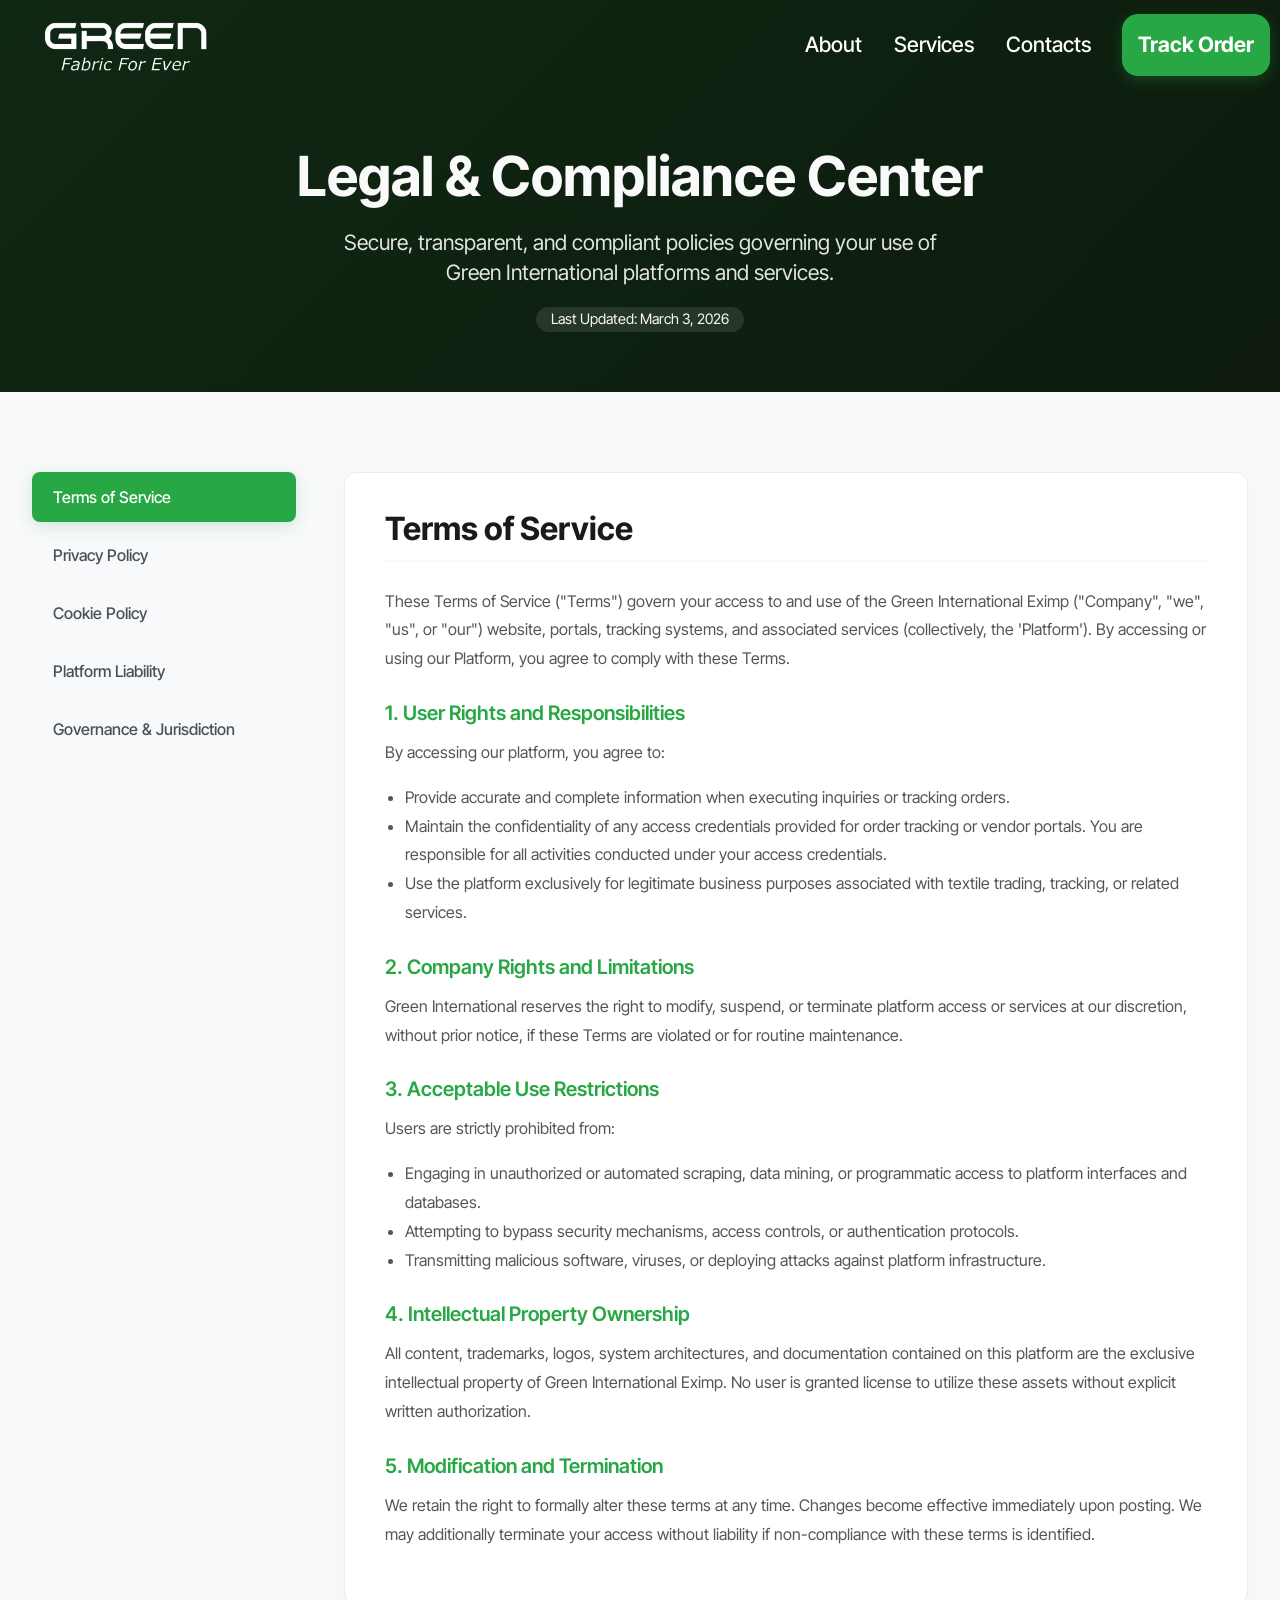
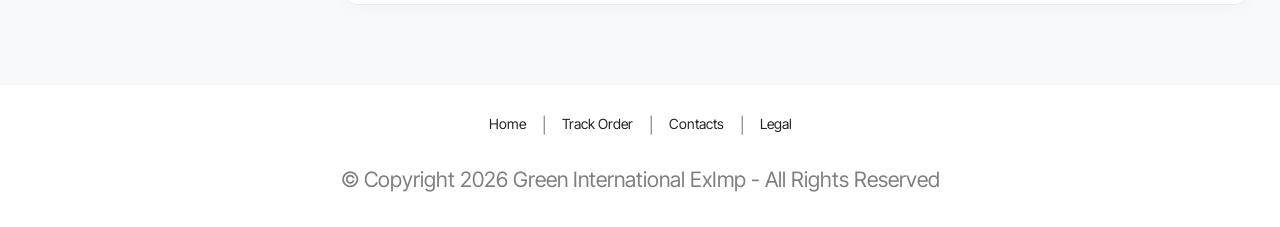
<file: legal.html>
<!DOCTYPE html>
<html lang="en">

<head>
    <meta charset="UTF-8">
    <meta http-equiv="X-UA-Compatible" content="IE=edge">
    <meta name="viewport" content="width=device-width, initial-scale=1, minimum-scale=1">
    <title>Legal & Compliance | Green International</title>
    <link rel="canonical" href="https://www.greeninternationalindia.com/legal.html">
    <meta name="description"
        content="Legal and Compliance Center for Green International Eximp. Terms of Service, Privacy Policy, and Cookie Policy.">
    <meta property="og:title" content="Legal & Compliance | Green International">
    <meta property="og:description"
        content="Legal and Compliance Center for Green International Eximp. Terms of Service, Privacy Policy, and Cookie Policy.">
    <meta property="og:type" content="website">
    <meta property="og:url" content="https://www.greeninternationalindia.com/legal.html">
    <meta property="og:image" content="https://www.greeninternationalindia.com/assets/images/green-logo.png">

    <link rel="shortcut icon" href="assets/favicon.png" type="image/x-icon">
    <link rel="apple-touch-icon" href="assets/images/icons/apple-touch-icon.png">
    <link rel="manifest" href="manifest.json">
    <meta name="theme-color" content="#28a745">

    <link rel="dns-prefetch" href="//fonts.googleapis.com">
    <link rel="preconnect" href="https://fonts.gstatic.com" crossorigin>

    <link rel="stylesheet" href="assets/bootstrap/css/bootstrap.min.css">
    <link rel="stylesheet" href="assets/dropdown/css/style.css">
    <link rel="stylesheet" href="assets/theme/css/style.css">
    <link rel="preload" href="https://fonts.googleapis.com/css2?family=Inter+Tight:wght@400;500;600;700&display=swap"
        as="style" onload="this.onload=null;this.rel='stylesheet'">
    <link rel="stylesheet" href="assets/mobirise/css/mbr-additional.css?v=ehfSVp" type="text/css">

    <link rel="stylesheet" href="assets/css/common.css">
    <link rel="stylesheet" href="assets/css/legal.css">

</head>

<body>

    <!-- Navigation -->
    <section data-bs-version="5.1" class="menu menu6 cid-uXjz86JSEW" once="menu" id="menu06-legal">
        <nav class="navbar navbar-dropdown opacityScrollOff navbar-expand-lg">
            <div class="container">
                <div class="navbar-brand">
                    <span class="navbar-logo">
                        <a href="/">
                            <img src="assets/images/green-logo.png" alt="Green International Logo"
                                style="height: 4rem;">
                        </a>
                    </span>
                </div>
                <button class="navbar-toggler" type="button" data-toggle="collapse" data-bs-toggle="collapse"
                    data-target="#navbarSupportedContent" data-bs-target="#navbarSupportedContent"
                    aria-controls="navbarNavAltMarkup" aria-expanded="false" aria-label="Toggle navigation">
                    <div class="hamburger">
                        <span></span>
                        <span></span>
                        <span></span>
                        <span></span>
                    </div>
                </button>
                <div class="collapse navbar-collapse opacityScrollOff" id="navbarSupportedContent">
                    <ul class="navbar-nav nav-dropdown nav-right" data-app-modern-menu="true">
                        <li class="nav-item">
                            <a class="nav-link link text-white text-primary display-4" href="/#image05-c">About</a>
                        </li>
                        <li class="nav-item">
                            <a class="nav-link link text-white text-primary display-4"
                                href="/#features06-8">Services</a>
                        </li>
                        <li class="nav-item">
                            <a class="nav-link link text-white text-primary display-4"
                                href="/#contacts02-9">Contacts</a>
                        </li>
                        <li class="nav-item" id="tracker-nav-item" style="margin-left: 15px !important;">
                            <a class="nav-link link display-4 nav-track-btn" href="tracker.html">
                                Track Order
                            </a>
                        </li>
                    </ul>
                </div>
            </div>
        </nav>
    </section>

    <main>
        <!-- Header -->
        <section class="legal-header">
            <div class="container text-white text-center">
                <h1 class="display-2 fw-bold mb-3">Legal & Compliance Center</h1>
                <p class="display-7" style="max-width: 600px; margin: 0 auto; opacity: 0.9;">Secure, transparent, and
                    compliant policies governing your use of Green International platforms and services.</p>
                <span class="last-updated">Last Updated: March 3, 2026</span>
            </div>
        </section>

        <!-- Content -->
        <section class="legal-content" style="padding: 80px 0; background-color: #f8f9fa;">
            <div class="container">
                <div class="row">
                    <!-- Sidebar -->
                    <div class="col-lg-3 mb-4 mb-lg-0">
                        <div class="nav flex-column nav-pills me-3 sticky-top" id="v-pills-tab" role="tablist"
                            aria-orientation="vertical" style="top: 100px;">
                            <button class="nav-link active text-start mb-2" id="v-pills-terms-tab" data-bs-toggle="pill"
                                data-bs-target="#v-pills-terms" type="button" role="tab" aria-controls="v-pills-terms"
                                aria-selected="true">Terms of Service</button>
                            <button class="nav-link text-start mb-2" id="v-pills-privacy-tab" data-bs-toggle="pill"
                                data-bs-target="#v-pills-privacy" type="button" role="tab"
                                aria-controls="v-pills-privacy" aria-selected="false">Privacy Policy</button>
                            <button class="nav-link text-start mb-2" id="v-pills-cookie-tab" data-bs-toggle="pill"
                                data-bs-target="#v-pills-cookie" type="button" role="tab" aria-controls="v-pills-cookie"
                                aria-selected="false">Cookie Policy</button>
                            <button class="nav-link text-start mb-2" id="v-pills-liability-tab" data-bs-toggle="pill"
                                data-bs-target="#v-pills-liability" type="button" role="tab"
                                aria-controls="v-pills-liability" aria-selected="false">Platform Liability</button>
                            <button class="nav-link text-start" id="v-pills-governance-tab" data-bs-toggle="pill"
                                data-bs-target="#v-pills-governance" type="button" role="tab"
                                aria-controls="v-pills-governance" aria-selected="false">Governance &
                                Jurisdiction</button>
                        </div>
                    </div>

                    <!-- Main Content Area -->
                    <div class="col-lg-9">
                        <div class="tab-content" id="v-pills-tabContent">

                            <!-- Terms of Service -->
                            <div class="tab-pane fade show active" id="v-pills-terms" role="tabpanel"
                                aria-labelledby="v-pills-terms-tab">
                                <h2>Terms of Service</h2>
                                <p>These Terms of Service ("Terms") govern your access to and use of the Green
                                    International Eximp ("Company", "we", "us", or "our") website, portals, tracking
                                    systems, and associated services (collectively, the 'Platform'). By accessing or
                                    using our Platform, you agree to comply with these Terms.</p>

                                <h3>1. User Rights and Responsibilities</h3>
                                <p>By accessing our platform, you agree to:</p>
                                <ul>
                                    <li>Provide accurate and complete information when executing inquiries or tracking
                                        orders.</li>
                                    <li>Maintain the confidentiality of any access credentials provided for order
                                        tracking or vendor portals. You are responsible for all activities conducted
                                        under your access credentials.</li>
                                    <li>Use the platform exclusively for legitimate business purposes associated with
                                        textile trading, tracking, or related services.</li>
                                </ul>

                                <h3>2. Company Rights and Limitations</h3>
                                <p>Green International reserves the right to modify, suspend, or terminate platform
                                    access or services at our discretion, without prior notice, if these Terms are
                                    violated or for routine maintenance.</p>

                                <h3>3. Acceptable Use Restrictions</h3>
                                <p>Users are strictly prohibited from:</p>
                                <ul>
                                    <li>Engaging in unauthorized or automated scraping, data mining, or programmatic
                                        access to platform interfaces and databases.</li>
                                    <li>Attempting to bypass security mechanisms, access controls, or authentication
                                        protocols.</li>
                                    <li>Transmitting malicious software, viruses, or deploying attacks against platform
                                        infrastructure.</li>
                                </ul>

                                <h3>4. Intellectual Property Ownership</h3>
                                <p>All content, trademarks, logos, system architectures, and documentation contained on
                                    this platform are the exclusive intellectual property of Green International Eximp.
                                    No user is granted license to utilize these assets without explicit written
                                    authorization.</p>

                                <h3>5. Modification and Termination</h3>
                                <p>We retain the right to formally alter these terms at any time. Changes become
                                    effective immediately upon posting. We may additionally terminate your access
                                    without liability if non-compliance with these terms is identified.</p>
                            </div>

                            <!-- Privacy Policy -->
                            <div class="tab-pane fade" id="v-pills-privacy" role="tabpanel"
                                aria-labelledby="v-pills-privacy-tab">
                                <h2>Privacy Policy</h2>
                                <p>Green International Eximp is committed to safeguarding your personal and corporate
                                    data in compliance with international data protection frameworks.</p>

                                <h3>1. Data Collection & Purpose</h3>
                                <p>We collect and process the following data categories for explicit business purposes:
                                </p>
                                <ul>
                                    <li><strong>Contact Identifiers:</strong> Names, email addresses, phone numbers, and
                                        company details provided via contact forms to facilitate inquiries and sales.
                                    </li>
                                    <li><strong>Transaction Data:</strong> Green Order IDs and shipment metrics necessary to
                                        populate platform tracking endpoints.</li>
                                    <li><strong>Technical Data:</strong> IP addresses and browser configurations logged
                                        automatically to secure our infrastructure against misuse and optimize user
                                        experience.</li>
                                </ul>

                                <h3>2. Legal Basis and Retention</h3>
                                <p>Data processing is conducted on the legal basis of legitimate commercial interest and
                                    contractual necessity. We retain user identifiers and communications only as long as
                                    necessary to fulfill business objectives, auditing, or mandatory regulatory
                                    compliance requirements.</p>

                                <h3>3. Data Sharing & Cross-Border Transfers</h3>
                                <p>As an international company maintaining presences in India and China, data may be
                                    accessed cross-regionally. We implement strict internal mechanisms ensuring data
                                    transferred across borders is protected under comprehensive security frameworks. We
                                    do not sell data to third parties. Data is shared exclusively with necessary
                                    logistics partners and compliance authorities. Recognitions of foreign regulatory
                                    exposures are handled strictly in accordance with local trade laws.</p>

                                <h3>4. User Rights</h3>
                                <p>Depending on your jurisdiction, you have the right to:</p>
                                <ul>
                                    <li><strong>Access:</strong> Request copies of the data we hold on you.</li>
                                    <li><strong>Correction:</strong> Request rectification of inaccurate information.
                                    </li>
                                    <li><strong>Deletion:</strong> Request erasure of your data under applicable
                                        conditions.</li>
                                </ul>

                                <h3>5. Security & Technical Compliance</h3>
                                <p>Our infrastructure enforces mandatory HTTPS (SSL) encryption for all data
                                    transmission. We employ strict access controls, secure cloud storage standards,
                                    logging capabilities, and automated defenses against scraping and unauthorized
                                    access.</p>
                            </div>

                            <!-- Cookie Policy -->
                            <div class="tab-pane fade" id="v-pills-cookie" role="tabpanel"
                                aria-labelledby="v-pills-cookie-tab">
                                <h2>Cookie Policy</h2>
                                <p>Our platform uses cookies to enhance functionality and secure your session.</p>

                                <h3>1. Essential Cookies</h3>
                                <p>We deploy strictly necessary cookies required for platform operation, such as
                                    preserving user states, enabling secure logins to our admin architecture, and
                                    load-balancing traffic.</p>

                                <h3>2. Performance and Analytics</h3>
                                <p>Non-identifiable analytical cookies may be utilized to assess how users interact with
                                    our site, enabling us to implement accessibility improvements and monitor
                                    infrastructure response times.</p>

                                <h3>3. Cookie Management</h3>
                                <p>You may configure your browser to refuse non-essential cookies. Restricting essential
                                    cookies may inhibit your ability to use order tracking or portal functions.</p>
                            </div>

                            <!-- Platform Liability -->
                            <div class="tab-pane fade" id="v-pills-liability" role="tabpanel"
                                aria-labelledby="v-pills-liability-tab">
                                <h2>Platform Liability Protections</h2>

                                <h3>1. Disclaimer of Warranties</h3>
                                <p>The platform and its tracking features are provided on an "AS IS" and "AS AVAILABLE"
                                    basis. Green International disclaims all warranties, express or implied, including
                                    merchantability or fitness for a specific platform function.</p>

                                <h3>2. Limitation of Liability</h3>
                                <p>Under no circumstances shall Green International Eximp, our directors, or affiliates
                                    be liable for any indirect, incidental, special, or consequential damages resulting
                                    from the use or inability to use this platform, including lost shipments, data
                                    delays, or unauthorized access.</p>

                                <h3>3. Continuous Service and Information</h3>
                                <p>We provide no guarantee of uninterrupted service. The commercial status and tracking
                                    indicators displayed are non-binding informational estimates. Real-world shipping
                                    conditions factor heavily into final results.</p>

                                <h3>4. Force Majeure</h3>
                                <p>Green International takes no liability for platform downtimes or service disruptions
                                    caused by events entirely beyond our control, including natural disasters, acts of
                                    government, or widespread internet infrastructure failure.</p>
                            </div>

                            <!-- Governance -->
                            <div class="tab-pane fade" id="v-pills-governance" role="tabpanel"
                                aria-labelledby="v-pills-governance-tab">
                                <h2>Governance & Jurisdiction</h2>

                                <h3>1. Governing Law</h3>
                                <p>These terms and all compliance structures shall be governed by and construed strictly
                                    in accordance with the laws of Haryana, India, without regard to conflict of law
                                    principles.</p>

                                <h3>2. Dispute Resolution</h3>
                                <p>Any disputes arising out of your utilization of our digital platforms or services
                                    shall be exclusively resolved through binding arbitration seated in Gurugram,
                                    Haryana. Users thereby forfeit rights to class-action litigation against Green
                                    International Eximp.</p>

                                <h3>3. International Trade Compliance</h3>
                                <p>Green International explicitly complies with export controls and economic sanctions
                                    governing jurisdictions we operate within. Users accessing our systems to coordinate
                                    global shipments verify their own adherence to these commercial and digital trade
                                    regulations.</p>

                                <h3>4. Indemnification</h3>
                                <p>You agree to indemnify and wholly hold harmless Green International Eximp from any
                                    claims, losses, damages, or liabilities stemming from your improper use of this
                                    platform, breach of these terms, or violation of applicable regulatory mandates.</p>
                            </div>

                        </div>
                    </div>
                </div>
            </div>
        </section>
    </main>

    <!-- Footer -->
    <section data-bs-version="5.1" class="footer4 cid-uXkbu5ANLM" once="footers" id="footer04-legal">
        <div class="container">
            <div class="media-container-row align-center">
                <div class="col-12">
                    <div class="mb-4 d-flex justify-content-center flex-wrap gap-3">
                        <a href="/" class="text-black small text-decoration-none">Home</a>
                        <span class="text-black-50" style="color: rgba(0,0,0,0.5);">|</span>
                        <a href="tracker.html" class="text-black small text-decoration-none">Track Order</a>
                        <span class="text-black-50" style="color: rgba(0,0,0,0.5);">|</span>
                        <a href="/#contacts02-9" class="text-black small text-decoration-none">Contacts</a>
                        <span class="text-black-50" style="color: rgba(0,0,0,0.5);">|</span>
                        <a href="legal.html" class="text-black small text-decoration-none">Legal</a>
                    </div>
                    <p class="mbr-text mb-0 mbr-fonts-style display-7" style="color: rgba(0,0,0,0.5);">
                        © Copyright 2026 Green International ExImp - All Rights Reserved
                    </p>
                </div>
            </div>
        </div>
    </section>

    <!-- Scripts -->
    <script src="assets/bootstrap/js/bootstrap.bundle.min.js"></script>
    <script src="assets/smoothscroll/smooth-scroll.js"></script>
    <script src="assets/dropdown/js/navbar-dropdown.js"></script>
    <script src="assets/theme/js/script.js"></script>

    <script src="assets/js/common.js"></script>
    <script src="assets/js/legal.js"></script>
</body>

</html>
</file>
<file: assets/dropdown/css/style.css>
.navbar-dropdown {
  left: 0;
  padding: 0;
  position: absolute;
  right: 0;
  top: 0;
  transition: all 0.45s ease;
  z-index: 1030;
  background: #282828; }
  .navbar-dropdown .navbar-logo {
    margin-right: 0.8rem;
    transition: margin 0.3s ease-in-out;
    vertical-align: middle; }
    .navbar-dropdown .navbar-logo img {
      height: 3.125rem;
      transition: all 0.3s ease-in-out; }
    .navbar-dropdown .navbar-logo.mbr-iconfont {
      font-size: 3.125rem;
      line-height: 3.125rem; }
  .navbar-dropdown .navbar-caption {
    font-weight: 700;
    white-space: normal;
    vertical-align: -4px;
    line-height: 3.125rem !important; }
    .navbar-dropdown .navbar-caption, .navbar-dropdown .navbar-caption:hover {
      color: inherit;
      text-decoration: none; }
  .navbar-dropdown .mbr-iconfont + .navbar-caption {
    vertical-align: -1px; }
  .navbar-dropdown.navbar-fixed-top {
    position: fixed; }
  .navbar-dropdown .navbar-brand span {
    vertical-align: -4px; }
  .navbar-dropdown.bg-color.transparent {
    background: none; }
  .navbar-dropdown.navbar-short .navbar-brand {
    padding: 0.625rem 0; }
    .navbar-dropdown.navbar-short .navbar-brand span {
      vertical-align: -1px; }
  .navbar-dropdown.navbar-short .navbar-caption {
    line-height: 2.375rem !important;
    vertical-align: -2px; }
  .navbar-dropdown.navbar-short .navbar-logo {
    margin-right: 0.5rem; }
    .navbar-dropdown.navbar-short .navbar-logo img {
      height: 2.375rem; }
    .navbar-dropdown.navbar-short .navbar-logo.mbr-iconfont {
      font-size: 2.375rem;
      line-height: 2.375rem; }
  .navbar-dropdown.navbar-short .mbr-table-cell {
    height: 3.625rem; }
  .navbar-dropdown .navbar-close {
    left: 0.6875rem;
    position: fixed;
    top: 0.75rem;
    z-index: 1000; }
  .navbar-dropdown .hamburger-icon {
    content: "";
    display: inline-block;
    vertical-align: middle;
    width: 16px;
    -webkit-box-shadow: 0 -6px 0 1px #282828,0 0 0 1px #282828,0 6px 0 1px #282828;
    -moz-box-shadow: 0 -6px 0 1px #282828,0 0 0 1px #282828,0 6px 0 1px #282828;
    box-shadow: 0 -6px 0 1px #282828,0 0 0 1px #282828,0 6px 0 1px #282828; }

.dropdown-menu .dropdown-toggle[data-toggle="dropdown-submenu"]::after {
  border-bottom: 0.35em solid transparent;
  border-left: 0.35em solid;
  border-right: 0;
  border-top: 0.35em solid transparent;
  margin-left: 0.3rem; }

.dropdown-menu .dropdown-item:focus {
  outline: 0; }

.nav-dropdown {
  font-size: 0.75rem;
  font-weight: 500;
  height: auto !important; }
  .nav-dropdown .nav-btn {
    padding-left: 1rem; }
  .nav-dropdown .link {
    margin: .667em 1.667em;
    font-weight: 500;
    padding: 0;
    transition: color .2s ease-in-out; }
    .nav-dropdown .link.dropdown-toggle {
      margin-right: 2.583em; }
      .nav-dropdown .link.dropdown-toggle::after {
        margin-left: .25rem;
        border-top: 0.35em solid;
        border-right: 0.35em solid transparent;
        border-left: 0.35em solid transparent;
        border-bottom: 0; }
      .nav-dropdown .link.dropdown-toggle[aria-expanded="true"] {
        margin: 0;
        padding: 0.667em 3.263em  0.667em 1.667em; }
  .nav-dropdown .link::after,
  .nav-dropdown .dropdown-item::after {
    color: inherit; }
  .nav-dropdown .btn {
    font-size: 0.75rem;
    font-weight: 700;
    letter-spacing: 0;
    margin-bottom: 0;
    padding-left: 1.25rem;
    padding-right: 1.25rem; }
  .nav-dropdown .dropdown-menu {
    border-radius: 0;
    border: 0;
    left: 0;
    margin: 0;
    padding-bottom: 1.25rem;
    padding-top: 1.25rem;
    position: relative; }
  .nav-dropdown .dropdown-submenu {
    margin-left: 0.125rem;
    top: 0; }
  .nav-dropdown .dropdown-item {
    font-weight: 500;
    line-height: 2;
    padding: 0.3846em 4.615em 0.3846em 1.5385em;
    position: relative;
    transition: color .2s ease-in-out, background-color .2s ease-in-out; }
    .nav-dropdown .dropdown-item::after {
      margin-top: -0.3077em;
      position: absolute;
      right: 1.1538em;
      top: 50%; }
    .nav-dropdown .dropdown-item:focus, .nav-dropdown .dropdown-item:hover {
      background: none; }

@media (max-width: 767px) {
  .nav-dropdown.navbar-toggleable-sm {
    bottom: 0;
    display: none;
    left: 0;
    overflow-x: hidden;
    position: fixed;
    top: 0;
    transform: translateX(-100%);
    -ms-transform: translateX(-100%);
    -webkit-transform: translateX(-100%);
    width: 18.75rem;
    z-index: 999; } }
.nav-dropdown.navbar-toggleable-xl {
  bottom: 0;
  display: none;
  left: 0;
  overflow-x: hidden;
  position: fixed;
  top: 0;
  transform: translateX(-100%);
  -ms-transform: translateX(-100%);
  -webkit-transform: translateX(-100%);
  width: 18.75rem;
  z-index: 999; }

.nav-dropdown-sm {
  display: block !important;
  overflow-x: hidden;
  overflow: auto;
  padding-top: 3.875rem; }
  .nav-dropdown-sm::after {
    content: "";
    display: block;
    height: 3rem;
    width: 100%; }
  .nav-dropdown-sm.collapse.in ~ .navbar-close {
    display: block !important; }
  .nav-dropdown-sm.collapsing, .nav-dropdown-sm.collapse.in {
    transform: translateX(0);
    -ms-transform: translateX(0);
    -webkit-transform: translateX(0);
    transition: all 0.25s ease-out;
    -webkit-transition: all 0.25s ease-out;
    background: #282828; }
  .nav-dropdown-sm.collapsing[aria-expanded="false"] {
    transform: translateX(-100%);
    -ms-transform: translateX(-100%);
    -webkit-transform: translateX(-100%); }
  .nav-dropdown-sm .nav-item {
    display: block;
    margin-left: 0 !important;
    padding-left: 0; }
  .nav-dropdown-sm .link,
  .nav-dropdown-sm .dropdown-item {
    border-top: 1px dotted rgba(255, 255, 255, 0.1);
    font-size: 0.8125rem;
    line-height: 1.6;
    margin: 0 !important;
    padding: 0.875rem 2.4rem 0.875rem 1.5625rem !important;
    position: relative;
    white-space: normal; }
    .nav-dropdown-sm .link:focus, .nav-dropdown-sm .link:hover,
    .nav-dropdown-sm .dropdown-item:focus,
    .nav-dropdown-sm .dropdown-item:hover {
      background: rgba(0, 0, 0, 0.2) !important;
      color: #c0a375; }
  .nav-dropdown-sm .nav-btn {
    position: relative;
    padding: 1.5625rem 1.5625rem 0 1.5625rem; }
    .nav-dropdown-sm .nav-btn::before {
      border-top: 1px dotted rgba(255, 255, 255, 0.1);
      content: "";
      left: 0;
      position: absolute;
      top: 0;
      width: 100%; }
    .nav-dropdown-sm .nav-btn + .nav-btn {
      padding-top: 0.625rem; }
      .nav-dropdown-sm .nav-btn + .nav-btn::before {
        display: none; }
  .nav-dropdown-sm .btn {
    padding: 0.625rem 0; }
  .nav-dropdown-sm .dropdown-toggle[data-toggle="dropdown-submenu"]::after {
    margin-left: .25rem;
    border-top: 0.35em solid;
    border-right: 0.35em solid transparent;
    border-left: 0.35em solid transparent;
    border-bottom: 0; }
  .nav-dropdown-sm .dropdown-toggle[data-toggle="dropdown-submenu"][aria-expanded="true"]::after {
    border-top: 0;
    border-right: 0.35em solid transparent;
    border-left: 0.35em solid transparent;
    border-bottom: 0.35em solid; }
  .nav-dropdown-sm .dropdown-menu {
    margin: 0;
    padding: 0;
    position: relative;
    top: 0;
    left: 0;
    width: 100%;
    border: 0;
    float: none;
    border-radius: 0;
    background: none; }
  .nav-dropdown-sm .dropdown-submenu {
    left: 100%;
    margin-left: 0.125rem;
    margin-top: -1.25rem;
    top: 0; }

.navbar-toggleable-sm .nav-dropdown .dropdown-menu {
  position: absolute; }

.navbar-toggleable-sm .nav-dropdown .dropdown-submenu {
  left: 100%;
  margin-left: 0.125rem;
  margin-top: -1.25rem;
  top: 0; }

.navbar-toggleable-sm.opened .nav-dropdown .dropdown-menu {
  position: relative; }

.navbar-toggleable-sm.opened .nav-dropdown .dropdown-submenu {
  left: 0;
  margin-left: 00rem;
  margin-top: 0rem;
  top: 0; }

.is-builder .nav-dropdown.collapsing {
  transition: none !important; }
</file>
<file: assets/theme/css/style.css>
/* Constrain background video to header only */
#header17-3 {
  position: relative;
  overflow: hidden;
}

#header17-3 > video {
  position: fixed !important;
  top: 50% !important;
  left: 50% !important;
  transform: translate(-50%, -50%) !important;
  min-width: 100vw !important;
  min-height: 100vh !important;
  width: auto !important;
  height: auto !important;
  object-fit: cover !important;
  pointer-events: none !important;
  z-index: 0 !important;
}

/* Ensure content overlays header video */
#header17-3 .container,
#header17-3 .container-fluid {
  position: relative;
  z-index: 1;
}
section {
  background-color: #ffffff;
}

body {
  font-style: normal;
  line-height: 1.5;
  font-weight: 400;
  color: #232323;
  position: relative;
}

button {
  background-color: transparent;
  border-color: transparent;
}

.embla__button,
.carousel-control {
  background-color: #edefea !important;
  opacity: 0.8 !important;
  color: #464845 !important;
  border-color: #edefea !important;
}

.carousel .close,
.modalWindow .close {
  background-color: #edefea !important;
  color: #464845 !important;
  border-color: #edefea !important;
  opacity: 0.8 !important;
}

.carousel .close:hover,
.modalWindow .close:hover {
  opacity: 1 !important;
}

.carousel-indicators li {
  background-color: #edefea !important;
  border: 2px solid #464845 !important;
}

.carousel-indicators li:hover,
.carousel-indicators li:active {
  opacity: 0.8 !important;
}

.embla__button:hover,
.carousel-control:hover {
  background-color: #edefea !important;
  opacity: 1 !important;
}

.modalWindow-video-container {
  height: 80%;
}

section,
.container,
.container-fluid {
  position: relative;
  word-wrap: break-word;
}

a.mbr-iconfont:hover {
  text-decoration: none;
}

.article .lead p,
.article .lead ul,
.article .lead ol,
.article .lead pre,
.article .lead blockquote {
  margin-bottom: 0;
}

a {
  font-style: normal;
  font-weight: 400;
  cursor: pointer;
}
a, a:hover {
  text-decoration: none;
}

.mbr-section-title {
  font-style: normal;
  line-height: 1.3;
}

.mbr-section-subtitle {
  line-height: 1.3;
}

.mbr-text {
  font-style: normal;
  line-height: 1.7;
}

h1,
h2,
h3,
h4,
h5,
h6,
.display-1,
.display-2,
.display-4,
.display-5,
.display-7,
span,
p,
a {
  line-height: 1;
  word-break: break-word;
  word-wrap: break-word;
  font-weight: 400;
}

b,
strong {
  font-weight: bold;
}

input:-webkit-autofill, input:-webkit-autofill:hover, input:-webkit-autofill:focus, input:-webkit-autofill:active {
  transition-delay: 9999s;
  -webkit-transition-property: background-color, color;
  transition-property: background-color, color;
}

textarea[type=hidden] {
  display: none;
}

section {
  background-position: 50% 50%;
  background-repeat: no-repeat;
  background-size: cover;
}
section .mbr-background-video,
section .mbr-background-video-preview {
  position: absolute;
  bottom: 0;
  left: 0;
  right: 0;
  top: 0;
}

.hidden {
  visibility: hidden;
}

.mbr-z-index20 {
  z-index: 20;
}

/*! Base colors */
.mbr-white {
  color: #ffffff;
}

.mbr-black {
  color: #111111;
}

.mbr-bg-white {
  background-color: #ffffff;
}

.mbr-bg-black {
  background-color: #000000;
}

/*! Text-aligns */
.align-left {
  text-align: left;
}

.align-center {
  text-align: center;
}

.align-right {
  text-align: right;
}

/*! Font-weight  */
.mbr-light {
  font-weight: 300;
}

.mbr-regular {
  font-weight: 400;
}

.mbr-semibold {
  font-weight: 500;
}

.mbr-bold {
  font-weight: 700;
}

/*! Media  */
.media-content {
  flex-basis: 100%;
}

.media-container-row {
  display: flex;
  flex-direction: row;
  flex-wrap: wrap;
  justify-content: center;
  align-content: center;
  align-items: start;
}
.media-container-row .media-size-item {
  width: 400px;
}

.media-container-column {
  display: flex;
  flex-direction: column;
  flex-wrap: wrap;
  justify-content: center;
  align-content: center;
  align-items: stretch;
}
.media-container-column > * {
  width: 100%;
}

@media (min-width: 992px) {
  .media-container-row {
    flex-wrap: nowrap;
  }
}
figure {
  margin-bottom: 0;
  overflow: hidden;
}

figure[mbr-media-size] {
  transition: width 0.1s;
}

img,
iframe {
  display: block;
  width: 100%;
}

.card {
  background-color: transparent;
  border: none;
}

.card-box {
  width: 100%;
}

.card-img {
  text-align: center;
  flex-shrink: 0;
  -webkit-flex-shrink: 0;
}

.media {
  max-width: 100%;
  margin: 0 auto;
}

.mbr-figure {
  align-self: center;
}

.media-container > div {
  max-width: 100%;
}

.mbr-figure img,
.card-img img {
  width: 100%;
}

@media (max-width: 991px) {
  .media-size-item {
    width: auto !important;
  }
  .media {
    width: auto;
  }
  .mbr-figure {
    width: 100% !important;
  }
}
/*! Buttons */
.mbr-section-btn {
  margin-left: -0.6rem;
  margin-right: -0.6rem;
  font-size: 0;
}

.btn {
  font-weight: 600;
  border-width: 1px;
  font-style: normal;
  margin: 0.6rem 0.6rem;
  white-space: normal;
  transition: all 0.2s ease-in-out;
  display: inline-flex;
  align-items: center;
  justify-content: center;
  word-break: break-word;
}

.btn-sm {
  font-weight: 600;
  letter-spacing: 0px;
  transition: all 0.3s ease-in-out;
}

.btn-md {
  font-weight: 600;
  letter-spacing: 0px;
  transition: all 0.3s ease-in-out;
}

.btn-lg {
  font-weight: 600;
  letter-spacing: 0px;
  transition: all 0.3s ease-in-out;
}

.btn-form {
  margin: 0;
}
.btn-form:hover {
  cursor: pointer;
}

nav .mbr-section-btn {
  margin-left: 0rem;
  margin-right: 0rem;
}

/*! Btn icon margin */
.btn .mbr-iconfont,
.btn.btn-sm .mbr-iconfont {
  order: 1;
  cursor: pointer;
  margin-left: 0.5rem;
  vertical-align: sub;
}

.btn.btn-md .mbr-iconfont,
.btn.btn-md .mbr-iconfont {
  margin-left: 0.8rem;
}

.mbr-regular {
  font-weight: 400;
}

.mbr-semibold {
  font-weight: 500;
}

.mbr-bold {
  font-weight: 700;
}

[type=submit] {
  -webkit-appearance: none;
}

/*! Full-screen */
.mbr-fullscreen .mbr-overlay {
  min-height: 100vh;
}

.mbr-fullscreen {
  display: flex;
  display: -moz-flex;
  display: -ms-flex;
  display: -o-flex;
  align-items: center;
  min-height: 100vh;
  padding-top: 3rem;
  padding-bottom: 3rem;
}

/*! Map */
.map {
  height: 25rem;
  position: relative;
}
.map iframe {
  width: 100%;
  height: 100%;
}

/*! Scroll to top arrow */
.mbr-arrow-up {
  bottom: 25px;
  right: 90px;
  position: fixed;
  text-align: right;
  z-index: 5000;
  color: #ffffff;
  font-size: 22px;
}

.mbr-arrow-up a {
  background: rgba(0, 0, 0, 0.2);
  border-radius: 50%;
  color: #fff;
  display: inline-block;
  height: 60px;
  width: 60px;
  border: 2px solid #fff;
  outline-style: none !important;
  position: relative;
  text-decoration: none;
  transition: all 0.3s ease-in-out;
  cursor: pointer;
  text-align: center;
}
.mbr-arrow-up a:hover {
  background-color: rgba(0, 0, 0, 0.4);
}
.mbr-arrow-up a i {
  line-height: 60px;
}

.mbr-arrow-up-icon {
  display: block;
  color: #fff;
}

.mbr-arrow-up-icon::before {
  content: "›";
  display: inline-block;
  font-family: serif;
  font-size: 22px;
  line-height: 1;
  font-style: normal;
  position: relative;
  top: 6px;
  left: -4px;
  transform: rotate(-90deg);
}

/*! Arrow Down */
.mbr-arrow {
  position: absolute;
  bottom: 45px;
  left: 50%;
  width: 60px;
  height: 60px;
  cursor: pointer;
  background-color: rgba(80, 80, 80, 0.5);
  border-radius: 50%;
  transform: translateX(-50%);
}
@media (max-width: 767px) {
  .mbr-arrow {
    display: none;
  }
}
.mbr-arrow > a {
  display: inline-block;
  text-decoration: none;
  outline-style: none;
  animation: arrowdown 1.7s ease-in-out infinite;
  color: #ffffff;
}
.mbr-arrow > a > i {
  position: absolute;
  top: -2px;
  left: 15px;
  font-size: 2rem;
}

#scrollToTop a i::before {
  content: "";
  position: absolute;
  display: block;
  border-bottom: 2.5px solid #fff;
  border-left: 2.5px solid #fff;
  width: 27.8%;
  height: 27.8%;
  left: 50%;
  top: 51%;
  transform: translateY(-30%) translateX(-50%) rotate(135deg);
}

@keyframes arrowdown {
  0% {
    transform: translateY(0px);
  }
  50% {
    transform: translateY(-5px);
  }
  100% {
    transform: translateY(0px);
  }
}
@media (max-width: 500px) {
  .mbr-arrow-up {
    left: 0;
    right: 0;
    text-align: center;
  }
}
/*Gradients animation*/
@keyframes gradient-animation {
  from {
    background-position: 0% 100%;
    animation-timing-function: ease-in-out;
  }
  to {
    background-position: 100% 0%;
    animation-timing-function: ease-in-out;
  }
}
.bg-gradient {
  background-size: 200% 200%;
  animation: gradient-animation 5s infinite alternate;
  -webkit-animation: gradient-animation 5s infinite alternate;
}

.menu .navbar-brand {
  display: -webkit-flex;
}
.menu .navbar-brand span {
  display: flex;
  display: -webkit-flex;
}
.menu .navbar-brand .navbar-caption-wrap {
  display: -webkit-flex;
}
.menu .navbar-brand .navbar-logo img {
  display: -webkit-flex;
  width: auto;
}
@media (min-width: 768px) and (max-width: 991px) {
  .menu .navbar-toggleable-sm .navbar-nav {
    display: -ms-flexbox;
  }
}
@media (max-width: 991px) {
  .menu .navbar-collapse {
    max-height: 93.5vh;
  }
  .menu .navbar-collapse.show {
    overflow: auto;
  }
}
@media (min-width: 992px) {
  .menu .navbar-nav.nav-dropdown {
    display: -webkit-flex;
  }
  .menu .navbar-toggleable-sm .navbar-collapse {
    display: -webkit-flex !important;
  }
  .menu .collapsed .navbar-collapse {
    max-height: 93.5vh;
  }
  .menu .collapsed .navbar-collapse.show {
    overflow: auto;
  }
}
@media (max-width: 767px) {
  .menu .navbar-collapse {
    max-height: 80vh;
  }
}

.nav-link .mbr-iconfont {
  margin-right: 0.5rem;
}

.navbar {
  display: -webkit-flex;
  -webkit-flex-wrap: wrap;
  -webkit-align-items: center;
  -webkit-justify-content: space-between;
}

.navbar-collapse {
  -webkit-flex-basis: 100%;
  -webkit-flex-grow: 1;
  -webkit-align-items: center;
}

.nav-dropdown .link {
  padding: 0.667em 1.667em !important;
  margin: 0 !important;
}

.nav {
  display: -webkit-flex;
  -webkit-flex-wrap: wrap;
}

.row {
  display: -webkit-flex;
  -webkit-flex-wrap: wrap;
}

.justify-content-center {
  -webkit-justify-content: center;
}

.form-inline {
  display: -webkit-flex;
}

.card-wrapper {
  -webkit-flex: 1;
}

.carousel-control {
  z-index: 10;
  display: -webkit-flex;
}

.carousel-controls {
  display: -webkit-flex;
}

.media {
  display: -webkit-flex;
}

.form-group:focus {
  outline: none;
}

.jq-selectbox__select {
  padding: 7px 0;
  position: relative;
}

.jq-selectbox__dropdown {
  overflow: hidden;
  border-radius: 10px;
  position: absolute;
  top: 100%;
  left: 0 !important;
  width: 100% !important;
}

.jq-selectbox__trigger-arrow {
  right: 0;
  transform: translateY(-50%);
}

.jq-selectbox li {
  padding: 1.07em 0.5em;
}

input[type=range] {
  padding-left: 0 !important;
  padding-right: 0 !important;
}

.modal-dialog,
.modal-content {
  height: 100%;
}

.modal-dialog .carousel-inner {
  height: calc(100vh - 1.75rem);
}
@media (max-width: 575px) {
  .modal-dialog .carousel-inner {
    height: calc(100vh - 1rem);
  }
}

.carousel-item {
  text-align: center;
}

.carousel-item img {
  margin: auto;
}

.navbar-toggler {
  align-self: flex-start;
  padding: 0.25rem 0.75rem;
  font-size: 1.25rem;
  line-height: 1;
  background: transparent;
  border: 1px solid transparent;
  border-radius: 0.25rem;
}

.navbar-toggler:focus,
.navbar-toggler:hover {
  text-decoration: none;
  box-shadow: none;
}

.navbar-toggler-icon {
  display: inline-block;
  width: 1.5em;
  height: 1.5em;
  vertical-align: middle;
  content: "";
  background: no-repeat center center;
  background-size: 100% 100%;
}

.navbar-toggler-left {
  position: absolute;
  left: 1rem;
}

.navbar-toggler-right {
  position: absolute;
  right: 1rem;
}

.card-img {
  width: auto;
}

.menu .navbar.collapsed:not(.beta-menu) {
  flex-direction: column;
}

.carousel-item.active,
.carousel-item-next,
.carousel-item-prev {
  display: flex;
}

.note-air-layout .dropup .dropdown-menu,
.note-air-layout .navbar-fixed-bottom .dropdown .dropdown-menu {
  bottom: initial !important;
}

html,
body {
  height: auto;
  min-height: 100vh;
}

.dropup .dropdown-toggle::after {
  display: none;
}

.form-asterisk {
  font-family: initial;
  position: absolute;
  top: -2px;
  font-weight: normal;
}

.form-control-label {
  position: relative;
  cursor: pointer;
  margin-bottom: 0.357em;
  padding: 0;
}

.alert {
  color: #ffffff;
  border-radius: 0;
  border: 0;
  font-size: 1.1rem;
  line-height: 1.5;
  margin-bottom: 1.875rem;
  padding: 1.25rem;
  position: relative;
  text-align: center;
}
.alert.alert-form::after {
  background-color: inherit;
  bottom: -7px;
  content: "";
  display: block;
  height: 14px;
  left: 50%;
  margin-left: -7px;
  position: absolute;
  transform: rotate(45deg);
  width: 14px;
}

.form-control {
  background-color: #ffffff;
  background-clip: border-box;
  color: #232323;
  line-height: 1rem !important;
  height: auto;
  padding: 1.2rem 2rem;
  transition: border-color 0.25s ease 0s;
  border: 1px solid transparent !important;
  border-radius: 4px;
  box-shadow: rgba(0, 0, 0, 0.07) 0px 1px 1px 0px, rgba(0, 0, 0, 0.07) 0px 1px 3px 0px, rgba(0, 0, 0, 0.03) 0px 0px 0px 1px;
}
.form-active .form-control:invalid {
  border-color: red;
}

.row > * {
  padding-right: 1rem;
  padding-left: 1rem;
}

form .row {
  margin-left: -0.6rem;
  margin-right: -0.6rem;
}
form .row [class*=col] {
  padding-left: 0.6rem;
  padding-right: 0.6rem;
}

form .mbr-section-btn {
  padding-left: 0.6rem;
  padding-right: 0.6rem;
}

form .form-check-input {
  margin-top: 0.5;
}

textarea.form-control {
  line-height: 1.5rem !important;
}

.form-group {
  margin-bottom: 1.2rem;
}

.form-control,
form .btn {
  min-height: 48px;
}

.gdpr-block label span.textGDPR input[name=gdpr] {
  top: 7px;
}

.form-control:focus {
  box-shadow: none;
}

:focus {
  outline: none;
}

.mbr-overlay {
  background-color: #000;
  bottom: 0;
  left: 0;
  opacity: 0.5;
  position: absolute;
  right: 0;
  top: 0;
  z-index: 0;
  pointer-events: none;
}

blockquote {
  font-style: italic;
  padding: 3rem;
  font-size: 1.09rem;
  position: relative;
  border-left: 3px solid;
}

ul,
ol,
pre,
blockquote {
  margin-bottom: 2.3125rem;
}

.mt-4 {
  margin-top: 2rem !important;
}

.mb-4 {
  margin-bottom: 2rem !important;
}

.container,
.container-fluid {
  padding-left: 16px;
  padding-right: 16px;
}

.row {
  margin-left: -16px;
  margin-right: -16px;
}
.row > [class*=col] {
  padding-left: 16px;
  padding-right: 16px;
}

@media (min-width: 992px) {
  .container-fluid {
    padding-left: 32px;
    padding-right: 32px;
  }
}
@media (max-width: 991px) {
  .mbr-container {
    padding-left: 16px;
    padding-right: 16px;
  }
}
.app-video-wrapper > img {
  opacity: 1;
}

.app-video-wrapper {
  background: transparent;
}

.item {
  position: relative;
}

.dropdown-menu .dropdown-menu {
  left: 100%;
}

.dropdown-item + .dropdown-menu {
  display: none;
}

.dropdown-item:hover + .dropdown-menu,
.dropdown-menu:hover {
  display: block;
}

@media (min-aspect-ratio: 16/9) {
  .mbr-video-foreground {
    height: 300% !important;
    top: -100% !important;
  }
}
@media (max-aspect-ratio: 16/9) {
  .mbr-video-foreground {
    width: 300% !important;
    left: -100% !important;
  }
}

/* Mobile video responsiveness fix - heavily zoomed for full screen coverage */
@media (max-width: 768px) {
  .mbr-video-foreground {
    position: absolute !important;
    top: 50% !important;
    left: 50% !important;
    transform: translate(-50%, -50%) scale(1.5) !important;
    min-width: 150% !important;
    min-height: 150% !important;
    width: auto !important;
    height: auto !important;
  }
  
  .mbr-background-video {
    position: absolute !important;
    top: 0 !important;
    left: 0 !important;
    width: 100% !important;
    height: 100% !important;
    overflow: hidden !important;
  }
  
  .mbr-background-video iframe {
    position: absolute !important;
    top: 50% !important;
    left: 50% !important;
    transform: translate(-50%, -50%) scale(1.5) !important;
    min-width: 150% !important;
    min-height: 150% !important;
    width: auto !important;
    height: auto !important;
  }
}.engine {
	position: absolute;
	text-indent: -2400px;
	text-align: center;
	padding: 0;
	top: 0;
	left: -2400px;
}

/* Unify transparency on mobile: when navbar is opened, match top bar and dropdown */
@media (max-width: 991px) {
  .cid-uXjz86JSEW .navbar-dropdown.opened,
  .cid-uXjz86JSEW nav.opened {
    background: rgba(255, 255, 255, 0.95) !important;
    backdrop-filter: blur(10px);
    box-shadow: 0 2px 20px rgba(0, 0, 0, 0.1) !important;
  }

  .cid-uXjz86JSEW nav.opened .navbar-collapse {
    background: rgba(255, 255, 255, 0.95) !important;
    backdrop-filter: blur(10px);
  }

  .cid-uXjz86JSEW nav.opened .nav-link {
    color: #000000 !important;
  }

  .cid-uXjz86JSEW nav.opened button.navbar-toggler .hamburger span {
    background-color: #000000;
  }

  /* Keep dropdown list transparent inside the blurred container */
  .cid-uXjz86JSEW nav.opened .dropdown-menu {
    background: transparent !important;
  }
}

/* Ensure all text turns black when mobile menu is opened (even at top) */
@media (max-width: 991px) {
  .cid-uXjz86JSEW nav.opened a,
  .cid-uXjz86JSEW nav.opened .text-white,
  .cid-uXjz86JSEW nav.opened .dropdown-item,
  .cid-uXjz86JSEW nav.opened .navbar-nav .nav-link {
    color: #000000 !important;
  }

  .cid-uXjz86JSEW nav.opened .dropdown-item:hover {
    color: #000000 !important;
    background-color: rgba(27, 31, 10, 0.06);
  }

  /* Flip logo to black for contrast when menu is opened */
  .cid-uXjz86JSEW nav.opened .navbar-brand img,
  .cid-uXjz86JSEW nav.opened .navbar-logo img {
    filter: brightness(0) invert(0);
  }
}

/* Remove any shadow while mobile menu is opened (even on scroll) */
@media (max-width: 991px) {
  .cid-uXjz86JSEW nav.opened,
  .cid-uXjz86JSEW .navbar-dropdown.opened,
  .cid-uXjz86JSEW nav.opened .navbar,
  .cid-uXjz86JSEW nav.opened .navbar-collapse {
    box-shadow: none !important;
  }

  .cid-uXjz86JSEW.scrolled nav.opened,
  .cid-uXjz86JSEW.scrolled nav.opened .navbar,
  .cid-uXjz86JSEW.scrolled nav.opened .navbar-collapse {
    box-shadow: none !important;
  }
}
</file>
<file: assets/mobirise/css/mbr-additional.css>
.btn {
  border-width: 2px;
}

img,
.card-wrap,
.card-wrapper,
.video-wrapper,
.mbr-figure iframe,
.google-map iframe,
.slide-content,
.plan,
.card,
.item-wrapper {
  border-radius: 2rem !important;
}

.video-wrapper {
  overflow: hidden;
}

body {
  font-family: Inter Tight;
}

.display-1 {
  font-family: 'Inter Tight', sans-serif;
  font-size: 5rem;
  line-height: 1;
}

.display-1>.mbr-iconfont {
  font-size: 6.25rem;
}

.display-2 {
  font-family: 'Inter Tight', sans-serif;
  font-size: 4rem;
  line-height: 1;
}

.display-2>.mbr-iconfont {
  font-size: 5rem;
}

.display-4 {
  font-family: 'Inter Tight', sans-serif;
  font-size: 1.4rem;
  line-height: 1.5;
}

.display-4>.mbr-iconfont {
  font-size: 1.75rem;
}

.display-5 {
  font-family: 'Inter Tight', sans-serif;
  font-size: 2rem;
  line-height: 1.5;
}

.display-5>.mbr-iconfont {
  font-size: 2.5rem;
}

.display-7 {
  font-family: 'Inter Tight', sans-serif;
  font-size: 1.4rem;
  line-height: 1.3;
}

.display-7>.mbr-iconfont {
  font-size: 1.75rem;
}

/* ---- Fluid typography for mobile devices ---- */
/* 1.4 - font scale ratio ( bootstrap == 1.42857 ) */
/* 100vw - current viewport width */
/* (48 - 20)  48 == 48rem == 768px, 20 == 20rem == 320px(minimal supported viewport) */
/* 0.65 - min scale variable, may vary */
@media (max-width: 992px) {
  .display-1 {
    font-size: 4rem;
  }
}

@media (max-width: 768px) {
  .display-1 {
    font-size: 3.5rem;
    font-size: calc(2.4rem + (5 - 2.4) * ((100vw - 20rem) / (48 - 20)));
    line-height: calc(1.1 * (2.4rem + (5 - 2.4) * ((100vw - 20rem) / (48 - 20))));
  }

  .display-2 {
    font-size: 3.2rem;
    font-size: calc(2.05rem + (4 - 2.05) * ((100vw - 20rem) / (48 - 20)));
    line-height: calc(1.3 * (2.05rem + (4 - 2.05) * ((100vw - 20rem) / (48 - 20))));
  }

  .display-4 {
    font-size: 1.12rem;
    font-size: calc(1.14rem + (1.4 - 1.14) * ((100vw - 20rem) / (48 - 20)));
    line-height: calc(1.4 * (1.14rem + (1.4 - 1.14) * ((100vw - 20rem) / (48 - 20))));
  }

  .display-5 {
    font-size: 1.6rem;
    font-size: calc(1.35rem + (2 - 1.35) * ((100vw - 20rem) / (48 - 20)));
    line-height: calc(1.4 * (1.35rem + (2 - 1.35) * ((100vw - 20rem) / (48 - 20))));
  }

  .display-7 {
    font-size: 1.12rem;
    font-size: calc(1.14rem + (1.4 - 1.14) * ((100vw - 20rem) / (48 - 20)));
    line-height: calc(1.4 * (1.14rem + (1.4 - 1.14) * ((100vw - 20rem) / (48 - 20))));
  }
}

@media (min-width: 992px) and (max-width: 1400px) {
  .display-1 {
    font-size: 3.5rem;
    font-size: calc(2.4rem + (5 - 2.4) * ((100vw - 62rem) / (87 - 62)));
    line-height: calc(1.1 * (2.4rem + (5 - 2.4) * ((100vw - 62rem) / (87 - 62))));
  }

  .display-2 {
    font-size: 3.2rem;
    font-size: calc(2.05rem + (4 - 2.05) * ((100vw - 62rem) / (87 - 62)));
    line-height: calc(1.3 * (2.05rem + (4 - 2.05) * ((100vw - 62rem) / (87 - 62))));
  }

  .display-4 {
    font-size: 1.12rem;
    font-size: calc(1.14rem + (1.4 - 1.14) * ((100vw - 62rem) / (87 - 62)));
    line-height: calc(1.4 * (1.14rem + (1.4 - 1.14) * ((100vw - 62rem) / (87 - 62))));
  }

  .display-5 {
    font-size: 1.6rem;
    font-size: calc(1.35rem + (2 - 1.35) * ((100vw - 62rem) / (87 - 62)));
    line-height: calc(1.4 * (1.35rem + (2 - 1.35) * ((100vw - 62rem) / (87 - 62))));
  }

  .display-7 {
    font-size: 1.12rem;
    font-size: calc(1.14rem + (1.4 - 1.14) * ((100vw - 62rem) / (87 - 62)));
    line-height: calc(1.4 * (1.14rem + (1.4 - 1.14) * ((100vw - 62rem) / (87 - 62))));
  }
}

/* Buttons */
.btn {
  padding: 1.25rem 2rem;
  border-radius: 4px;
}

@media (max-width: 767px) {
  .btn {
    padding: 0.75rem 1.5rem;
  }
}

.btn-sm {
  padding: 0.6rem 1.2rem;
  border-radius: 4px;
}

.btn-md {
  padding: 0.6rem 1.2rem;
  border-radius: 4px;
}

.btn-lg {
  padding: 1.25rem 2rem;
  border-radius: 4px;
}

.bg-primary {
  background-color: #9fe870 !important;
}

.bg-success {
  background-color: #3a341c !important;
}

.bg-info {
  background-color: #320707 !important;
}

.bg-warning {
  background-color: #a0e2e1 !important;
}

.bg-danger {
  background-color: #ffea64 !important;
}

.btn-primary,
.btn-primary:active {
  background-color: #9fe870 !important;
  border-color: #9fe870 !important;
  color: #264d0c !important;
  box-shadow: none;
}

.btn-primary:hover,
.btn-primary:focus,
.btn-primary.focus,
.btn-primary.active {
  color: inherit;
  background-color: #bcef9c !important;
  border-color: #bcef9c !important;
  box-shadow: none;
}

.btn-primary.disabled,
.btn-primary:disabled {
  color: #264d0c !important;
  background-color: #bcef9c !important;
  border-color: #bcef9c !important;
}

.btn-secondary,
.btn-secondary:active {
  background-color: #ffd7ef !important;
  border-color: #ffd7ef !important;
  color: #d70081 !important;
  box-shadow: none;
}

.btn-secondary:hover,
.btn-secondary:focus,
.btn-secondary.focus,
.btn-secondary.active {
  color: inherit;
  background-color: #ffffff !important;
  border-color: #ffffff !important;
  box-shadow: none;
}

.btn-secondary.disabled,
.btn-secondary:disabled {
  color: #d70081 !important;
  background-color: #ffffff !important;
  border-color: #ffffff !important;
}

.btn-info,
.btn-info:active {
  background-color: #320707 !important;
  border-color: #320707 !important;
  color: #ffffff !important;
  box-shadow: none;
}

.btn-info:hover,
.btn-info:focus,
.btn-info.focus,
.btn-info.active {
  color: inherit;
  background-color: #5f0d0d !important;
  border-color: #5f0d0d !important;
  box-shadow: none;
}

.btn-info.disabled,
.btn-info:disabled {
  color: #ffffff !important;
  background-color: #5f0d0d !important;
  border-color: #5f0d0d !important;
}

.btn-success,
.btn-success:active {
  background-color: #3a341c !important;
  border-color: #3a341c !important;
  color: #ffffff !important;
  box-shadow: none;
}

.btn-success:hover,
.btn-success:focus,
.btn-success.focus,
.btn-success.active {
  color: inherit;
  background-color: #5c532d !important;
  border-color: #5c532d !important;
  box-shadow: none;
}

.btn-success.disabled,
.btn-success:disabled {
  color: #ffffff !important;
  background-color: #5c532d !important;
  border-color: #5c532d !important;
}

.btn-warning,
.btn-warning:active {
  background-color: #a0e2e1 !important;
  border-color: #a0e2e1 !important;
  color: #1f6463 !important;
  box-shadow: none;
}

.btn-warning:hover,
.btn-warning:focus,
.btn-warning.focus,
.btn-warning.active {
  color: inherit;
  background-color: #c7eeed !important;
  border-color: #c7eeed !important;
  box-shadow: none;
}

.btn-warning.disabled,
.btn-warning:disabled {
  color: #1f6463 !important;
  background-color: #c7eeed !important;
  border-color: #c7eeed !important;
}

.btn-danger,
.btn-danger:active {
  background-color: #ffea64 !important;
  border-color: #ffea64 !important;
  color: #645600 !important;
  box-shadow: none;
}

.btn-danger:hover,
.btn-danger:focus,
.btn-danger.focus,
.btn-danger.active {
  color: inherit;
  background-color: #fff197 !important;
  border-color: #fff197 !important;
  box-shadow: none;
}

.btn-danger.disabled,
.btn-danger:disabled {
  color: #645600 !important;
  background-color: #fff197 !important;
  border-color: #fff197 !important;
}

.btn-white,
.btn-white:active {
  background-color: #eff0ec !important;
  border-color: #eff0ec !important;
  color: #757b62 !important;
  box-shadow: none;
}

.btn-white:hover,
.btn-white:focus,
.btn-white.focus,
.btn-white.active {
  color: inherit;
  background-color: #ffffff !important;
  border-color: #ffffff !important;
  box-shadow: none;
}

.btn-white.disabled,
.btn-white:disabled {
  color: #757b62 !important;
  background-color: #ffffff !important;
  border-color: #ffffff !important;
}

.btn-black,
.btn-black:active {
  background-color: #232323 !important;
  border-color: #232323 !important;
  color: #ffffff !important;
  box-shadow: none;
}

.btn-black:hover,
.btn-black:focus,
.btn-black.focus,
.btn-black.active {
  color: inherit;
  background-color: #3d3d3d !important;
  border-color: #3d3d3d !important;
  box-shadow: none;
}

.btn-black.disabled,
.btn-black:disabled {
  color: #ffffff !important;
  background-color: #3d3d3d !important;
  border-color: #3d3d3d !important;
}

.btn-primary-outline,
.btn-primary-outline:active {
  background-color: transparent !important;
  border-color: #9fe870;
  color: #9fe870;
}

.btn-primary-outline:hover,
.btn-primary-outline:focus,
.btn-primary-outline.focus,
.btn-primary-outline.active {
  color: #6ddc25 !important;
  background-color: transparent !important;
  border-color: #6ddc25 !important;
  box-shadow: none !important;
}

.btn-primary-outline.disabled,
.btn-primary-outline:disabled {
  color: #264d0c !important;
  background-color: #9fe870 !important;
  border-color: #9fe870 !important;
}

.btn-secondary-outline,
.btn-secondary-outline:active {
  background-color: transparent !important;
  border-color: #ffd7ef;
  color: #ffd7ef;
}

.btn-secondary-outline:hover,
.btn-secondary-outline:focus,
.btn-secondary-outline.focus,
.btn-secondary-outline.active {
  color: #ff80cc !important;
  background-color: transparent !important;
  border-color: #ff80cc !important;
  box-shadow: none !important;
}

.btn-secondary-outline.disabled,
.btn-secondary-outline:disabled {
  color: #d70081 !important;
  background-color: #ffd7ef !important;
  border-color: #ffd7ef !important;
}

.btn-info-outline,
.btn-info-outline:active {
  background-color: transparent !important;
  border-color: #320707;
  color: #320707;
}

.btn-info-outline:hover,
.btn-info-outline:focus,
.btn-info-outline.focus,
.btn-info-outline.active {
  color: #000000 !important;
  background-color: transparent !important;
  border-color: #000000 !important;
  box-shadow: none !important;
}

.btn-info-outline.disabled,
.btn-info-outline:disabled {
  color: #ffffff !important;
  background-color: #320707 !important;
  border-color: #320707 !important;
}

.btn-success-outline,
.btn-success-outline:active {
  background-color: transparent !important;
  border-color: #3a341c;
  color: #3a341c;
}

.btn-success-outline:hover,
.btn-success-outline:focus,
.btn-success-outline.focus,
.btn-success-outline.active {
  color: #000000 !important;
  background-color: transparent !important;
  border-color: #000000 !important;
  box-shadow: none !important;
}

.btn-success-outline.disabled,
.btn-success-outline:disabled {
  color: #ffffff !important;
  background-color: #3a341c !important;
  border-color: #3a341c !important;
}

.btn-warning-outline,
.btn-warning-outline:active {
  background-color: transparent !important;
  border-color: #a0e2e1;
  color: #a0e2e1;
}

.btn-warning-outline:hover,
.btn-warning-outline:focus,
.btn-warning-outline.focus,
.btn-warning-outline.active {
  color: #5ececc !important;
  background-color: transparent !important;
  border-color: #5ececc !important;
  box-shadow: none !important;
}

.btn-warning-outline.disabled,
.btn-warning-outline:disabled {
  color: #1f6463 !important;
  background-color: #a0e2e1 !important;
  border-color: #a0e2e1 !important;
}

.btn-danger-outline,
.btn-danger-outline:active {
  background-color: transparent !important;
  border-color: #ffea64;
  color: #ffea64;
}

.btn-danger-outline:hover,
.btn-danger-outline:focus,
.btn-danger-outline.focus,
.btn-danger-outline.active {
  color: #ffde0d !important;
  background-color: transparent !important;
  border-color: #ffde0d !important;
  box-shadow: none !important;
}

.btn-danger-outline.disabled,
.btn-danger-outline:disabled {
  color: #645600 !important;
  background-color: #ffea64 !important;
  border-color: #ffea64 !important;
}

.btn-black-outline,
.btn-black-outline:active {
  background-color: transparent !important;
  border-color: #232323;
  color: #232323;
}

.btn-black-outline:hover,
.btn-black-outline:focus,
.btn-black-outline.focus,
.btn-black-outline.active {
  color: #000000 !important;
  background-color: transparent !important;
  border-color: #000000 !important;
  box-shadow: none !important;
}

.btn-black-outline.disabled,
.btn-black-outline:disabled {
  color: #ffffff !important;
  background-color: #232323 !important;
  border-color: #232323 !important;
}

.btn-white-outline,
.btn-white-outline:active {
  background-color: transparent !important;
  border-color: #fafafa;
  color: #fafafa;
}

.btn-white-outline:hover,
.btn-white-outline:focus,
.btn-white-outline.focus,
.btn-white-outline.active {
  color: #cfcfcf !important;
  background-color: transparent !important;
  border-color: #cfcfcf !important;
  box-shadow: none !important;
}

.btn-white-outline.disabled,
.btn-white-outline:disabled {
  color: #7a7a7a !important;
  background-color: #fafafa !important;
  border-color: #fafafa !important;
}

.text-primary {
  color: #9fe870 !important;
}

.text-secondary {
  color: #ffd7ef !important;
}

.text-success {
  color: #3a341c !important;
}

.text-info {
  color: #320707 !important;
}

.text-warning {
  color: #a0e2e1 !important;
}

.text-danger {
  color: #ffea64 !important;
}

.text-white {
  color: #fafafa !important;
}

.text-black {
  color: #232323 !important;
}

a.text-primary:hover,
a.text-primary:focus,
a.text-primary.active {
  color: #66d022 !important;
}

a.text-secondary:hover,
a.text-secondary:focus,
a.text-secondary.active {
  color: #ff71c6 !important;
}

a.text-success:hover,
a.text-success:focus,
a.text-success.active {
  color: #000000 !important;
}

a.text-info:hover,
a.text-info:focus,
a.text-info.active {
  color: #000000 !important;
}

a.text-warning:hover,
a.text-warning:focus,
a.text-warning.active {
  color: #52cac8 !important;
}

a.text-danger:hover,
a.text-danger:focus,
a.text-danger.active {
  color: #fddb00 !important;
}

a.text-white:hover,
a.text-white:focus,
a.text-white.active {
  color: #c7c7c7 !important;
}

a.text-black:hover,
a.text-black:focus,
a.text-black.active {
  color: #000000 !important;
}

a[class*="text-"]:not(.nav-link):not(.dropdown-item):not([role]):not(.navbar-caption) {
  position: relative;
  background-image: transparent;
  background-size: 10000px 2px;
  background-repeat: no-repeat;
  background-position: 0px 1.2em;
  background-position: -10000px 1.2em;
}

a[class*="text-"]:not(.nav-link):not(.dropdown-item):not([role]):not(.navbar-caption):hover {
  transition: background-position 2s ease-in-out;
  background-image: linear-gradient(currentColor 50%, currentColor 50%);
  background-position: 0px 1.2em;
}

.nav-tabs .nav-link.active {
  color: #9fe870;
}

.nav-tabs .nav-link:not(.active) {
  color: #232323;
}

.alert-success {
  background-color: #70c770;
}

.alert-info {
  background-color: #320707;
}

.alert-warning {
  background-color: #a0e2e1;
}

.alert-danger {
  background-color: #ffea64;
}

.mbr-section-btn .btn:not(.btn-form) {
  border-radius: 100px;
}

.mbr-gallery-filter li a {
  border-radius: 100px !important;
}

.mbr-gallery-filter li.active .btn {
  background-color: #9fe870;
  border-color: #9fe870;
  color: #306310;
}

.mbr-gallery-filter li.active .btn:focus {
  box-shadow: none;
}

.nav-tabs .nav-link {
  border-radius: 100px !important;
}

a,
a:hover {
  color: #9fe870;
}

.mbr-plan-header.bg-primary .mbr-plan-subtitle,
.mbr-plan-header.bg-primary .mbr-plan-price-desc {
  color: #ffffff;
}

.mbr-plan-header.bg-success .mbr-plan-subtitle,
.mbr-plan-header.bg-success .mbr-plan-price-desc {
  color: #c0b27c;
}

.mbr-plan-header.bg-info .mbr-plan-subtitle,
.mbr-plan-header.bg-info .mbr-plan-price-desc {
  color: #f3abab;
}

.mbr-plan-header.bg-warning .mbr-plan-subtitle,
.mbr-plan-header.bg-warning .mbr-plan-price-desc {
  color: #ffffff;
}

.mbr-plan-header.bg-danger .mbr-plan-subtitle,
.mbr-plan-header.bg-danger .mbr-plan-price-desc {
  color: #ffffff;
}

/* Scroll to top button*/
.scrollToTop_wraper {
  display: none;
}

.form-control {
  font-family: 'Inter Tight', sans-serif;
  font-size: 1.4rem;
  line-height: 1.3;
  font-weight: 400;
  border-radius: 40px !important;
}

.form-control>.mbr-iconfont {
  font-size: 1.75rem;
}

.form-control:hover,
.form-control:focus {
  box-shadow: rgba(0, 0, 0, 0.07) 0px 1px 1px 0px, rgba(0, 0, 0, 0.07) 0px 1px 3px 0px, rgba(0, 0, 0, 0.03) 0px 0px 0px 1px;
  border-color: #9fe870 !important;
}

.form-control:-webkit-input-placeholder {
  font-family: 'Inter Tight', sans-serif;
  font-size: 1.4rem;
  line-height: 1.3;
  font-weight: 400;
}

.form-control:-webkit-input-placeholder>.mbr-iconfont {
  font-size: 1.75rem;
}

blockquote {
  border-color: #9fe870;
}

/* Forms */
.mbr-form .input-group-btn .btn {
  border-radius: 100px !important;
}

.mbr-form .input-group-btn .btn:hover {
  box-shadow: 0 10px 40px 0 rgba(0, 0, 0, 0.2);
}

.mbr-form .input-group-btn button[type="submit"] {
  border-radius: 100px !important;
  padding: 1rem 3rem;
}

.mbr-form .input-group-btn button[type="submit"]:hover {
  box-shadow: 0 10px 40px 0 rgba(0, 0, 0, 0.2);
}

.jq-selectbox li:hover,
.jq-selectbox li.selected {
  background-color: #9fe870;
  color: #000000;
}

.jq-number__spin {
  transition: 0.25s ease;
}

.jq-number__spin:hover {
  border-color: #9fe870;
}

.jq-selectbox .jq-selectbox__trigger-arrow,
.jq-number__spin.minus:after,
.jq-number__spin.plus:after {
  transition: 0.4s;
  border-top-color: #232323;
  border-bottom-color: #232323;
}

.jq-selectbox:hover .jq-selectbox__trigger-arrow,
.jq-number__spin.minus:hover:after,
.jq-number__spin.plus:hover:after {
  border-top-color: #9fe870;
  border-bottom-color: #9fe870;
}

.xdsoft_datetimepicker .xdsoft_calendar td.xdsoft_default,
.xdsoft_datetimepicker .xdsoft_calendar td.xdsoft_current,
.xdsoft_datetimepicker .xdsoft_timepicker .xdsoft_time_box>div>div.xdsoft_current {
  color: #000000 !important;
  background-color: #9fe870 !important;
  box-shadow: none !important;
}

.xdsoft_datetimepicker .xdsoft_calendar td:hover,
.xdsoft_datetimepicker .xdsoft_timepicker .xdsoft_time_box>div>div:hover {
  color: #000000 !important;
  background: #ffd7ef !important;
  box-shadow: none !important;
}

.lazy-bg {
  background-image: none !important;
}

.lazy-placeholder:not(section),
.lazy-none {
  display: block;
  position: relative;
  padding-bottom: 56.25%;
  width: 100%;
  height: auto;
}

iframe.lazy-placeholder,
.lazy-placeholder:after {
  content: '';
  position: absolute;
  width: 200px;
  height: 200px;
  background: transparent no-repeat center;
  background-size: contain;
  top: 50%;
  left: 50%;
  transform: translateX(-50%) translateY(-50%);
  background-image: url("data:image/svg+xml;charset=UTF-8,%3csvg width='32' height='32' viewBox='0 0 64 64' xmlns='http://www.w3.org/2000/svg' stroke='%239fe870' %3e%3cg fill='none' fill-rule='evenodd'%3e%3cg transform='translate(16 16)' stroke-width='2'%3e%3ccircle stroke-opacity='.5' cx='16' cy='16' r='16'/%3e%3cpath d='M32 16c0-9.94-8.06-16-16-16'%3e%3canimateTransform attributeName='transform' type='rotate' from='0 16 16' to='360 16 16' dur='1s' repeatCount='indefinite'/%3e%3c/path%3e%3c/g%3e%3c/g%3e%3c/svg%3e");
}

section.lazy-placeholder:after {
  opacity: 0.5;
}

body {
  overflow-x: hidden;
}

a {
  transition: color 0.6s;
}

@media (max-width: 1400px) {
  .container {
    max-width: 100%;
  }
}

@media (max-width: 1400px) and (min-width: 768px) {
  .container {
    padding-left: 32px;
    padding-right: 32px;
  }
}

@media (max-width: 1400px) and (min-width: 768px) {
  .container-fluid {
    padding-left: 32px;
    padding-right: 32px;
  }
}

@media (max-width: 767px) {
  .container-fluid {
    padding-left: 16px;
    padding-right: 16px;
  }
}

*:focus-visible {
  outline: red solid 2px !important;
  outline-offset: 2px !important;
  transition: outline 0.2s ease-in-out;
}

.cid-uXjz86JSEW {
  z-index: 1000;
  width: 100%;
  position: sticky;
  top: 0;
  transition: all 0.3s ease-in-out;
  background: transparent !important;
  isolation: isolate;
}

.cid-uXjz86JSEW.scrolled {
  background: rgba(255, 255, 255, 0.95) !important;
  backdrop-filter: blur(10px);
  box-shadow: 0 2px 20px rgba(0, 0, 0, 0.1);
}

.cid-uXjz86JSEW .dropdown-item:before {
  font-family: Moririse2 !important;
  content: "\e966";
  display: inline-block;
  width: 0;
  position: absolute;
  left: 1rem;
  top: 0.5rem;
  margin-right: 0.5rem;
  line-height: 1;
  font-size: inherit;
  vertical-align: middle;
  text-align: center;
  overflow: hidden;
  transform: scale(0, 1);
  transition: all 0.25s ease-in-out;
}

@media (max-width: 767px) {
  .cid-uXjz86JSEW .navbar-toggler {
    transform: scale(0.8);
  }
}

.cid-uXjz86JSEW .navbar-brand {
  flex-shrink: 0;
  align-items: center;
  margin-right: 0;
  padding: 10px 0;
  transition: all 0.3s;
  word-break: break-word;
  z-index: 1;
}

.cid-uXjz86JSEW .navbar-brand img {
  max-width: 100%;
  max-height: 100%;
  border-radius: 0px !important;
  transition: filter 0.3s ease-in-out;
}

.cid-uXjz86JSEW.scrolled .navbar-brand img {
  filter: brightness(0) invert(0);
}

.cid-uXjz86JSEW .navbar-brand .navbar-caption {
  line-height: inherit !important;
}

.cid-uXjz86JSEW .navbar-brand .navbar-logo a {
  outline: none;
}

.cid-uXjz86JSEW .navbar-nav {
  margin: auto;
  margin-left: 0;
  margin-left: auto;
  margin-right: 0;
}

.cid-uXjz86JSEW .navbar-nav .nav-item {
  padding: 0 !important;
  transition: 0.3s all !important;
}

.cid-uXjz86JSEW .navbar-nav .nav-item .nav-link {
  padding: 16px !important;
  margin: 0 !important;
  border-radius: 1rem !important;
  transition: 0.3s all !important;
  color: #ffffff !important;
}

.cid-uXjz86JSEW.scrolled .navbar-nav .nav-item .nav-link {
  color: #000000 !important;
}

.cid-uXjz86JSEW .navbar-nav .nav-item .nav-link:hover {
  background-color: rgba(27, 31, 10, 0.06);
}

.cid-uXjz86JSEW .navbar-nav .open .nav-link::after {
  transform: rotate(180deg);
}

@media (min-width: 992px) {
  .cid-uXjz86JSEW .navbar-nav .open .nav-link::before {
    content: "";
    width: 100%;
    height: 20px;
    top: 100%;
    background: transparent;
    position: absolute;
  }
}

.cid-uXjz86JSEW .navbar-nav .dropdown-item {
  padding: 12px !important;
  border-radius: 0.5rem !important;
  margin: 0 8px !important;
  transition: 0.3s all !important;
}

.cid-uXjz86JSEW .navbar-nav .dropdown-item:hover {
  background-color: rgba(27, 31, 10, 0.06);
}

@media (min-width: 992px) {
  .cid-uXjz86JSEW .navbar-nav {
    padding-left: 1.5rem;
  }
}

.cid-uXjz86JSEW .nav-link {
  width: fit-content;
  position: relative;
}

.cid-uXjz86JSEW .navbar-logo {
  padding-left: 2rem;
  margin: 0 !important;
}

@media (max-width: 767px) {
  .cid-uXjz86JSEW .navbar-logo {
    padding-left: 1rem;
  }
}

.cid-uXjz86JSEW .navbar-caption {
  padding-left: 1rem;
  padding-right: 0.5rem;
}

@media (max-width: 767px) {
  .cid-uXjz86JSEW .nav-dropdown {
    padding-bottom: 0.5rem;
  }
}

.cid-uXjz86JSEW .nav-dropdown .link.dropdown-toggle::after {
  margin-left: 0.5rem;
  margin-top: 0.2rem;
  transition: 0.3s all;
}

.cid-uXjz86JSEW .container {
  display: flex;
  height: 90px;
  padding: 0.5rem 0.6rem;
  flex-wrap: nowrap;
  left: 0;
  right: 0;
  -webkit-box-pack: justify;
  -ms-flex-pack: justify;
  justify-content: flex-end;
  -webkit-box-align: center;
  -webkit-align-items: center;
  -ms-flex-align: center;
  align-items: center;
  border-radius: 100vw;
}

@media (max-width: 992px) {
  .cid-uXjz86JSEW .container {
    padding-right: 2rem;
  }
}

@media (max-width: 767px) {
  .cid-uXjz86JSEW .container {
    width: 95%;
    height: 56px !important;
    padding-right: 1rem;
    margin-top: 0rem;
  }
}

.cid-uXjz86JSEW .iconfont-wrapper {
  color: #000000 !important;
  font-size: 1.5rem;
  padding-right: 0.5rem;
}

.cid-uXjz86JSEW .dropdown-menu {
  flex-wrap: wrap;
  flex-direction: column;
  max-width: 100%;
  padding: 12px 4px !important;
  border-radius: 1.5rem;
  transition: 0.3s all !important;
  min-width: auto;
  background: #ffffff;
  background: rgba(255, 255, 255, 0) !important;
}

.cid-uXjz86JSEW .nav-item:focus,
.cid-uXjz86JSEW .nav-link:focus {
  outline: none;
}

.cid-uXjz86JSEW .dropdown .dropdown-menu .dropdown-item {
  width: auto;
  transition: all 0.25s ease-in-out;
}

.cid-uXjz86JSEW .dropdown .dropdown-menu .dropdown-item::after {
  right: 0.5rem;
}

.cid-uXjz86JSEW .dropdown .dropdown-menu .dropdown-item .mbr-iconfont {
  margin-right: 0.5rem;
  vertical-align: sub;
}

.cid-uXjz86JSEW .dropdown .dropdown-menu .dropdown-item .mbr-iconfont:before {
  display: inline-block;
  transform: scale(1, 1);
  transition: all 0.25s ease-in-out;
}

.cid-uXjz86JSEW .collapsed .dropdown-menu .dropdown-item:before {
  display: none;
}

.cid-uXjz86JSEW .collapsed .dropdown .dropdown-menu .dropdown-item {
  padding: 0.235em 1.5em 0.235em 1.5em !important;
  transition: none;
  margin: 0 !important;
}

.cid-uXjz86JSEW .navbar {
  min-height: 90px;
  transition: all 0.3s;
  border-bottom: 1px solid transparent;
  background: transparent !important;
  padding: 0 !important;
  border: none !important;
  box-shadow: none !important;
  border-radius: 0 !important;
}

.cid-uXjz86JSEW.scrolled .navbar {
  background: rgba(255, 255, 255, 0.95) !important;
  backdrop-filter: blur(10px);
  box-shadow: 0 2px 20px rgba(0, 0, 0, 0.1) !important;
}

.cid-uXjz86JSEW .navbar.opened {
  transition: all 0.25s;
}

.cid-uXjz86JSEW .navbar .dropdown-item {
  padding: 0.5rem 1.8rem;
}

.cid-uXjz86JSEW .navbar .navbar-logo img {
  width: auto;
}

.cid-uXjz86JSEW .navbar .navbar-collapse {
  z-index: 1;
  justify-content: flex-end;
}

.cid-uXjz86JSEW .navbar.collapsed {
  justify-content: center;
}

.cid-uXjz86JSEW .navbar.collapsed .nav-item .nav-link::before {
  display: none;
}

.cid-uXjz86JSEW .navbar.collapsed.opened .dropdown-menu {
  top: 0;
}

@media (min-width: 992px) {
  .cid-uXjz86JSEW .navbar.collapsed.opened:not(.navbar-short) .navbar-collapse {
    max-height: calc(98.5vh - 4rem);
  }
}

.cid-uXjz86JSEW .navbar.collapsed .dropdown-menu .dropdown-submenu {
  left: 0 !important;
}

.cid-uXjz86JSEW .navbar.collapsed .dropdown-menu .dropdown-item:after {
  right: auto;
}

.cid-uXjz86JSEW .navbar.collapsed .dropdown-menu .dropdown-toggle[data-toggle="dropdown-submenu"]:after {
  margin-left: 0.5rem;
  margin-top: 0.2rem;
  border-top: 0.35em solid;
  border-right: 0.35em solid transparent;
  border-left: 0.35em solid transparent;
  border-bottom: 0;
  top: 41%;
}

.cid-uXjz86JSEW .navbar.collapsed ul.navbar-nav li {
  margin: auto;
}

.cid-uXjz86JSEW .navbar.collapsed .dropdown-menu .dropdown-item {
  padding: 0.25rem 1.5rem;
  text-align: center;
}

.cid-uXjz86JSEW .navbar.collapsed .icons-menu {
  padding-left: 0;
  padding-right: 0;
  padding-top: 0.5rem;
  padding-bottom: 0.5rem;
}

@media (max-width: 767px) {
  .cid-uXjz86JSEW .navbar {
    min-height: 72px;
  }

  .cid-uXjz86JSEW .navbar .navbar-logo img {
    height: 2rem !important;
  }
}

@media (max-width: 991px) {
  .cid-uXjz86JSEW .navbar .nav-item .nav-link::before {
    display: none;
  }

  .cid-uXjz86JSEW .navbar.opened .dropdown-menu {
    top: 0;
  }

  .cid-uXjz86JSEW .navbar .dropdown-menu .dropdown-submenu {
    left: 0 !important;
  }

  .cid-uXjz86JSEW .navbar .dropdown-menu .dropdown-item:after {
    right: auto;
  }

  .cid-uXjz86JSEW .navbar .dropdown-menu .dropdown-toggle[data-toggle="dropdown-submenu"]:after {
    margin-left: 0.5rem;
    margin-top: 0.2rem;
    border-top: 0.35em solid;
    border-right: 0.35em solid transparent;
    border-left: 0.35em solid transparent;
    border-bottom: 0;
    top: 40%;
  }

  .cid-uXjz86JSEW .navbar .dropdown-menu .dropdown-item {
    padding: 0.25rem 1.5rem !important;
    text-align: center;
  }

  .cid-uXjz86JSEW .navbar .navbar-brand {
    flex-shrink: initial;
    flex-basis: auto;
    word-break: break-word;
    padding-right: 10px;
  }

  .cid-uXjz86JSEW .navbar .navbar-toggler {
    flex-basis: auto;
  }

  .cid-uXjz86JSEW .navbar .icons-menu {
    padding-left: 0;
    padding-top: 0.5rem;
    padding-bottom: 0.5rem;
  }

  /* Mobile navbar background on scroll */
  .cid-uXjz86JSEW.scrolled .navbar-collapse {
    background: rgba(255, 255, 255, 0.95) !important;
    backdrop-filter: blur(10px);
    box-shadow: 0 2px 20px rgba(0, 0, 0, 0.1) !important;
  }
}

.cid-uXjz86JSEW .navbar.navbar-short .navbar-logo img {
  height: 2rem;
}

.cid-uXjz86JSEW .dropdown-item.active,
.cid-uXjz86JSEW .dropdown-item:active {
  background-color: transparent;
}

.cid-uXjz86JSEW .navbar-expand-lg .navbar-nav .nav-link {
  padding: 0;
}

.cid-uXjz86JSEW .nav-dropdown .link.dropdown-toggle {
  margin-right: 1.667em;
}

.cid-uXjz86JSEW .nav-dropdown .link.dropdown-toggle[aria-expanded="true"] {
  margin-right: 0;
  padding: 0.667em 1.667em;
}

.cid-uXjz86JSEW .navbar.navbar-expand-lg .dropdown .dropdown-menu {
  background: #ffffff;
}

.cid-uXjz86JSEW .navbar.navbar-expand-lg .dropdown .dropdown-menu .dropdown-submenu {
  margin: 0;
  left: 105%;
  transform: none;
  top: -12px;
}

.cid-uXjz86JSEW .navbar .dropdown.open>.dropdown-menu {
  display: flex;
}

.cid-uXjz86JSEW ul.navbar-nav {
  flex-wrap: wrap;
}

.cid-uXjz86JSEW .navbar-buttons {
  text-align: center;
  min-width: 140px;
}

@media (max-width: 992px) {
  .cid-uXjz86JSEW .navbar-buttons {
    text-align: left;
  }
}

.cid-uXjz86JSEW button.navbar-toggler {
  outline: none;
  width: 31px;
  height: 20px;
  cursor: pointer;
  transition: all 0.2s;
  position: relative;
  align-self: center;
}

.cid-uXjz86JSEW button.navbar-toggler .hamburger span {
  position: absolute;
  right: 0;
  width: 30px;
  height: 2px;
  border-right: 5px;
  background-color: #ffffff;
  transition: background-color 0.3s ease-in-out;
}

.cid-uXjz86JSEW.scrolled button.navbar-toggler .hamburger span {
  background-color: #000000;
}

.cid-uXjz86JSEW button.navbar-toggler .hamburger span:nth-child(1) {
  top: 0;
  transition: all 0.2s;
}

.cid-uXjz86JSEW button.navbar-toggler .hamburger span:nth-child(2) {
  top: 8px;
  transition: all 0.15s;
}

.cid-uXjz86JSEW button.navbar-toggler .hamburger span:nth-child(3) {
  top: 8px;
  transition: all 0.15s;
}

.cid-uXjz86JSEW button.navbar-toggler .hamburger span:nth-child(4) {
  top: 16px;
  transition: all 0.2s;
}

.cid-uXjz86JSEW nav.opened .hamburger span:nth-child(1) {
  top: 8px;
  width: 0;
  opacity: 0;
  right: 50%;
  transition: all 0.2s;
}

.cid-uXjz86JSEW nav.opened .hamburger span:nth-child(2) {
  transform: rotate(45deg);
  transition: all 0.25s;
}

.cid-uXjz86JSEW nav.opened .hamburger span:nth-child(3) {
  transform: rotate(-45deg);
  transition: all 0.25s;
}

.cid-uXjz86JSEW nav.opened .hamburger span:nth-child(4) {
  top: 8px;
  width: 0;
  opacity: 0;
  right: 50%;
  transition: all 0.2s;
}

.cid-uXjz86JSEW .navbar-dropdown {
  padding: 0;
  background: rgba(255, 255, 255, 0) !important;
}

.cid-uXjz86JSEW .opacityScroll {
  background: #ffffff !important;
}

.cid-uXjz86JSEW a.nav-link {
  display: flex;
  align-items: center;
  justify-content: center;
}

.cid-uXjz86JSEW .icons-menu {
  flex-wrap: nowrap;
  display: flex;
  justify-content: center;
  padding-left: 1rem;
  padding-right: 1rem;
  padding-top: 0.3rem;
  text-align: center;
}

@media (max-width: 992px) {
  .cid-uXjz86JSEW .icons-menu {
    justify-content: flex-start;
    margin-bottom: 0.5rem;
  }
}

@media screen and (-ms-high-contrast: active),
(-ms-high-contrast: none) {
  .cid-uXjz86JSEW .navbar {
    height: 70px;
  }

  .cid-uXjz86JSEW .navbar.opened {
    height: auto;
  }

  .cid-uXjz86JSEW .nav-item .nav-link:hover::before {
    width: 175%;
    max-width: calc(100% + 2rem);
    left: -1rem;
  }
}

.cid-uXjz86JSEW .navbar .dropdown>.dropdown-menu {
  display: none;
  width: max-content;
  max-width: 500px !important;
  transform: translateX(-50%);
  top: calc(100% + 20px);
  left: 50%;
}

.cid-uXjz86JSEW .navbar .dropdown>.dropdown-menu .dropdown-item {
  line-height: 1 !important;
}

.cid-uXjz86JSEW .navbar .dropdown>.dropdown-menu .dropdown .dropdown-item {
  align-items: center;
  display: flex;
  height: max-content !important;
  min-height: max-content !important;
}

.cid-uXjz86JSEW .navbar .dropdown>.dropdown-menu .dropdown .dropdown-item::after {
  display: inline-block;
  position: static;
  margin-left: 0.5rem;
  margin-top: 0;
  margin-right: 0;
  margin-bottom: 0;
  transition: 0.3s all;
  transform: rotate(-90deg);
}

.cid-uXjz86JSEW .navbar .dropdown>.dropdown-menu .dropdown.open .dropdown-item::after {
  transform: rotate(0deg);
}

.cid-uXjz86JSEW .mbr-section-btn {
  margin: -0.6rem -0.6rem;
}

.cid-uXjz86JSEW .navbar-toggler {
  margin-left: 12px;
  margin-right: 8px;
  order: 1000;
}

@media (max-width: 991px) {
  .cid-uXjz86JSEW .navbar-brand {
    margin-right: auto;
  }

  .cid-uXjz86JSEW .navbar-collapse {
    z-index: 1001 !important;
    position: absolute;
    top: 100%;
    left: 0;
    width: 100%;
    padding: 1rem;
    border-radius: 1.5rem;
    background: transparent !important;
    opacity: 1;
    border-color: rgba(255, 255, 255, 0) !important;
    backdrop-filter: blur(8px);
    margin-top: 0.5rem;
  }

  .cid-uXjz86JSEW .navbar-nav .nav-item .nav-link::after {
    margin-left: 10px;
  }

  .cid-uXjz86JSEW .navbar-nav .dropdown-item:hover {
    background-color: rgba(27, 31, 10, 0.06);
  }

  .cid-uXjz86JSEW .navbar .dropdown>.dropdown-menu {
    max-width: 100% !important;
    transform: translateX(0);
    top: 10px;
    left: 0;
    padding: 8px !important;
    border-radius: 1rem;
    background-color: rgba(27, 31, 10, 0.04) !important;
  }

  .cid-uXjz86JSEW .navbar .dropdown>.dropdown-menu .dropdown-item {
    padding: 8px !important;
    line-height: 1 !important;
    margin-bottom: 4px !important;
  }

  .cid-uXjz86JSEW .navbar .dropdown>.dropdown-menu .dropdown .dropdown-item {
    align-items: center;
    display: flex;
    height: max-content !important;
    min-height: max-content !important;
  }

  .cid-uXjz86JSEW .navbar .dropdown>.dropdown-menu .dropdown .dropdown-item::after {
    display: inline-block;
    position: static;
    margin-left: 0.5rem;
    margin-top: 0;
    margin-right: 0;
    margin-bottom: 0;
    transition: 0.3s all;
    transform: rotate(0deg);
  }

  .cid-uXjz86JSEW .navbar .dropdown>.dropdown-menu .dropdown.open .dropdown-item::after {
    transform: rotate(180deg);
  }

  .cid-uXjz86JSEW .navbar .dropdown>.dropdown-menu .dropdown-submenu {
    position: static;
    width: 100%;
    max-width: 100% !important;
    transform: translateX(0) !important;
    top: 0;
    left: 0;
    padding: 8px !important;
    border-radius: 1rem;
    background-color: rgba(27, 31, 10, 0.04) !important;
  }

  .cid-uXjz86JSEW .navbar .dropdown.open>.dropdown-menu {
    display: flex !important;
    flex-direction: column;
    align-items: flex-start;
  }
}

@media (max-width: 991px) and (max-width: 767px) {
  .cid-uXjz86JSEW .navbar-collapse {
    left: -0.7rem;
    width: 106%;
    border-radius: 0;
  }
}

@media (max-width: 991px) and (min-width: 768px) and (max-width: 991px) {
  .cid-uXjz86JSEW .navbar-collapse {
    left: 0rem;
    width: 106%;
    border-radius: 0;
  }
}

@media (max-width: 575px) {
  .cid-uXjz86JSEW .navbar-collapse {
    padding: 1rem;
  }
}

.cid-uXjza79KMj {
  display: flex;
}

@media (min-width: 768px) {
  .cid-uXjza79KMj {
    align-items: flex-end;
  }

  .cid-uXjza79KMj .row {
    justify-content: center;
  }

  .cid-uXjza79KMj .content-wrap {
    padding: 1rem 3rem;
  }
}

.cid-uXjza79KMj {
  background-image: url("../../../assets/images/video.png") !important;
  background-size: cover;
  background-position: center;
}

@media (max-width: 991px) and (min-width: 768px) {
  .cid-uXjza79KMj .content-wrap {
    min-width: 50%;
  }
}

@media (max-width: 767px) {
  .cid-uXjza79KMj {
    -webkit-align-items: center;
    align-items: flex-end;
  }

  .cid-uXjza79KMj .mbr-row {
    -webkit-justify-content: center;
    justify-content: center;
  }

  .cid-uXjza79KMj .content-wrap {
    width: 100%;
  }

  /* Ensure video background covers full height on mobile with heavy zoom */
  .cid-uXjza79KMj {
    min-height: 100vh !important;
    overflow: hidden !important;
  }

  .cid-uXjza79KMj .mbr-background-video,
  .cid-uXjza79KMj .mbr-background-video-preview {
    position: absolute !important;
    top: 50% !important;
    left: 50% !important;
    transform: translate(-50%, -50%) scale(1.5) !important;
    width: 150% !important;
    height: 150% !important;
    object-fit: cover !important;
  }
}

.cid-uXjza79KMj .mbr-section-title,
.cid-uXjza79KMj .mbr-section-subtitle {
  text-align: center;
}

.cid-uXjza79KMj .mbr-text,
.cid-uXjza79KMj .mbr-section-btn {
  text-align: center;
}

.cid-uXkjx7N312 {
  padding-top: 5rem;
  padding-bottom: 5rem;
  background-color: #ffffff;
}

.cid-uXkjx7N312 .row {
  flex-direction: row-reverse;
}

.cid-uXkjx7N312 .mbr-fallback-image.disabled {
  display: none;
}

.cid-uXkjx7N312 .mbr-fallback-image {
  display: block;
  background-size: cover;
  background-position: center center;
  width: 100%;
  height: 100%;
  position: absolute;
  top: 0;
}

.cid-uXkjx7N312 .mbr-side-description {
  text-align: left;
  line-height: 1.6;
  font-size: 1.2rem;
  color: #555;
  margin-bottom: 1.5rem;
}

.cid-uXkjx7N312 .mbr-side-description p {
  margin-bottom: 1.2rem;
  line-height: 1.7;
}

.cid-uXkjx7N312 .mbr-side-description p:last-child {
  margin-bottom: 0;
}

.cid-uXkjx7N312 .mbr-side-description strong {
  color: #2c3e50;
  font-weight: 600;
}

.cid-uXk10IWoDK {
  padding-top: 6rem;
  padding-bottom: 6rem;
  background-color: #ffffff;
}

.cid-uXk10IWoDK .item:focus,
.cid-uXk10IWoDK span:focus {
  outline: none;
}

.cid-uXk10IWoDK .item {
  cursor: pointer;
}

.cid-uXk10IWoDK .grid-container {
  grid-row-gap: 2rem;
}

@media (max-width: 767px) {
  .cid-uXk10IWoDK .grid-container {
    grid-row-gap: 1rem;
  }
}

.cid-uXk10IWoDK .grid-container-1,
.cid-uXk10IWoDK .grid-container-2 {
  gap: 0 2rem;
}

@media (max-width: 767px) {

  .cid-uXk10IWoDK .grid-container-1,
  .cid-uXk10IWoDK .grid-container-2 {
    gap: 0 1rem;
  }
}

.cid-uXk10IWoDK .mbr-section-title {
  color: #000000;
}

.cid-uXk10IWoDK .mbr-text,
.cid-uXk10IWoDK .mbr-section-btn {
  color: #000000;
}

.cid-uXk10IWoDK .content-head {
  max-width: 800px;
}

.cid-uXk10IWoDK .container,
.cid-uXk10IWoDK .container-fluid {
  overflow: hidden;
}

.cid-uXk10IWoDK .grid-container {
  display: grid;
  transform: translate3d(-3rem, 0, 0);
  width: 115vw;
  grid-column-gap: 1rem;
}

.cid-uXk10IWoDK .grid-item {
  display: flex;
  justify-content: center;
  align-items: center;
}

.cid-uXk10IWoDK .grid-item img {
  min-width: 30vw;
  max-width: 100%;
  max-height: 180px;
  object-fit: contain;
}

@media (max-width: 767px) {
  .cid-uXk10IWoDK .grid-item img {
    min-width: 35vw;
    max-height: 130px;
  }
}

.cid-uXk10IWoDK .grid-container-1,
.cid-uXk10IWoDK .grid-container-2 {
  display: grid;
  grid-template-columns: repeat(4, 1fr);
  grid-auto-columns: 1fr;
  grid-auto-flow: column;
}

.cid-uXk10IWoDK .grid-container-1 {
  align-items: flex-end;
}

.cid-uXk10IWoDK .grid-container-2 {
  align-items: flex-start;
}

/* Auto-scrolling Brands Section */
.scrollable-brands-container {
  overflow-x: hidden;
  overflow-y: hidden;
  padding: 2rem 0;
  margin: 0 -2rem;
  position: relative;
}

.brands-scroll-wrapper {
  display: flex;
  gap: 3rem;
  padding: 0 2rem;
  align-items: center;
  min-width: max-content;
  animation: scrollBrands 30s linear infinite;
}

@keyframes scrollBrands {
  0% {
    transform: translateX(0);
  }

  100% {
    transform: translateX(-50%);
  }
}


.brand-item {
  flex-shrink: 0;
  display: flex;
  align-items: center;
  justify-content: center;
  height: 200px;
  min-width: 350px;
}

.brand-item img {
  max-height: 160px;
  max-width: 320px;
  object-fit: contain;
  filter: grayscale(100%);
  opacity: 0.7;
  transition: all 0.3s ease;
}

.brand-item img:hover {
  filter: grayscale(0%);
  opacity: 1;
  transform: scale(1.05);
}

@media (max-width: 768px) {
  .scrollable-brands-container {
    margin: 0 -1rem;
  }

  .brands-scroll-wrapper {
    gap: 2rem;
    padding: 0 1rem;
  }

  .brand-item {
    min-width: 250px;
    height: 150px;
  }

  .brand-item img {
    max-height: 100px;
    max-width: 220px;
  }
}

.cid-uXk3Qcxm4u {
  padding-top: 6rem;
  padding-bottom: 6rem;
  background-color: #edefeb;
}

.cid-uXk3Qcxm4u img,
.cid-uXk3Qcxm4u .item-img {
  width: 100%;
  height: 100%;
  height: 300px;
  object-fit: cover;
}

.cid-uXk3Qcxm4u .item:focus,
.cid-uXk3Qcxm4u span:focus {
  outline: none;
}

.cid-uXk3Qcxm4u .item {
  margin-bottom: 2rem;
}

@media (max-width: 767px) {
  .cid-uXk3Qcxm4u .item {
    margin-bottom: 1rem;
  }
}

.cid-uXk3Qcxm4u .item-wrapper {
  position: relative;
  background: #ffffff;
  height: 100%;
  display: flex;
  flex-flow: column nowrap;
}

.cid-uXk3Qcxm4u .item-wrapper .item-content {
  display: flex;
  flex-direction: column;
  height: 100%;
}

.cid-uXk3Qcxm4u .item-wrapper .item-footer {
  margin-top: auto;
}

.cid-uXk3Qcxm4u .item-wrapper .item-content {
  padding: 2.25rem;
}

@media (min-width: 992px) and (max-width: 1200px) {
  .cid-uXk3Qcxm4u .item-wrapper .item-content {
    padding: 1.5rem;
  }
}

@media (max-width: 767px) {
  .cid-uXk3Qcxm4u .item-wrapper .item-content {
    padding: 1.5rem;
  }
}

.cid-uXk3Qcxm4u .mbr-section-title {
  color: #232323;
}

.cid-uXk3Qcxm4u .mbr-text,
.cid-uXk3Qcxm4u .mbr-section-btn {
  text-align: center;
}

.cid-uXk3Qcxm4u .item-title {
  text-align: left;
}

.cid-uXk3Qcxm4u .content-head {
  max-width: 800px;
}

.cid-uXk3Qcxm4u .mbr-text,
.cid-uXk3Qcxm4u .item-wrapper .mbr-section-btn {
  text-align: left;
}

.cid-uXk9i9lAt6 {
  padding-top: 5rem;
  padding-bottom: 5rem;
  background: #edefeb;
}

.cid-uXk9i9lAt6 .mbr-fallback-image.disabled {
  display: none;
}

.cid-uXk9i9lAt6 .mbr-fallback-image {
  display: block;
  background-size: cover;
  background-position: center center;
  width: 100%;
  height: 100%;
  position: absolute;
  top: 0;
}

@media (max-width: 992px) {
  .cid-uXk9i9lAt6 .row .map-wrapper {
    margin-top: 2rem;
  }
}

@media (max-width: 767px) {
  .cid-uXk9i9lAt6 .row .map-wrapper {
    margin-top: 1rem;
  }
}

.cid-uXk9i9lAt6 .google-map {
  height: 100%;
  position: relative;
}

.cid-uXk9i9lAt6 .google-map iframe {
  height: 100%;
  width: 100%;
}

@media (max-width: 992px) {
  .cid-uXk9i9lAt6 .google-map iframe {
    min-height: 350px;
  }
}

.cid-uXk9i9lAt6 .google-map [data-state-details] {
  color: #6b6763;
  height: 1.5em;
  margin-top: -0.75em;
  padding-left: 1.25rem;
  padding-right: 1.25rem;
  position: absolute;
  text-align: center;
  top: 50%;
  width: 100%;
}

.cid-uXk9i9lAt6 .google-map[data-state] {
  background: #e9e5dc;
}

.cid-uXk9i9lAt6 .google-map[data-state="loading"] [data-state-details] {
  display: none;
}

.cid-uXk9i9lAt6 .card-wrapper {
  padding: 2.25rem;
  background: #ffffff;
}

@media (min-width: 992px) and (max-width: 1200px) {
  .cid-uXk9i9lAt6 .card-wrapper {
    padding: 1.5rem;
  }
}

@media (max-width: 767px) {
  .cid-uXk9i9lAt6 .card-wrapper {
    padding: 2rem 1.5rem;
  }
}

.cid-uXk9i9lAt6 ul {
  list-style-type: none;
  padding: 0;
  margin: 0;
}

.cid-uXk9i9lAt6 .content-head {
  max-width: 800px;
}

.cid-uXkbnqigac {
  padding-top: 6rem;
  padding-bottom: 6rem;
  background-color: #edefeb;
}

.cid-uXkbnqigac .row {
  flex-direction: row-reverse;
}

.cid-uXkbnqigac .justify-content-center {
  align-items: center;
}

.cid-uXkbnqigac .mbr-section-title {
  text-align: center;
}

.cid-uXkbnqigac .mbr-text,
.cid-uXkbnqigac .mbr-section-btn {
  text-align: center;
}

@media (max-width: 767px) {
  .cid-uXkbnqigac .item-wrapper {
    margin-bottom: 2rem;
  }
}

@media (min-width: 768px) and (max-width: 991px) {
  .cid-uXkbnqigac .item-wrapper {
    margin-bottom: 2rem;
  }
}

@media (min-width: 992px) {
  .cid-uXkbnqigac .item-wrapper {
    padding: 4rem;
  }
}

.cid-uXkbu5ANLM {
  padding-top: 2rem;
  padding-bottom: 2rem;
  background-color: #ffffff;
  overflow: hidden;
}

.cid-uXkbu5ANLM .media-container-row .mbr-text {
  color: #000000;
}
</file>
<file: assets/css/common.css>
:root {
  --primary-green: #28a745;
  --dark-green: #218838;
  --dark-bg: #111111;
  --glass-bg: rgba(255, 255, 255, 0.05);
  --glass-border: rgba(255, 255, 255, 0.1);
}

body {
  font-family: 'Inter Tight', sans-serif;
  background-color: #f8f9fa;
  color: #333;
  display: flex;
  flex-direction: column;
  min-height: 100vh;
  margin: 0;
}

/* Navbar Track Button - Shared across many pages */
#tracker-nav-item {
  margin-left: 15px !important;
  padding-left: 0 !important;
}

.nav-track-btn {
  background: var(--primary-green) !important;
  color: #fff !important;
  border: none !important;
  border-radius: 50px !important;
  padding: 10px 28px !important;
  font-weight: 700 !important;
  transition: all 0.3s cubic-bezier(0.4, 0, 0.2, 1) !important;
  box-shadow: 0 4px 15px rgba(40, 167, 69, 0.3);
  display: inline-flex;
  align-items: center;
  gap: 8px;
  animation: navPulse 2s infinite;
}

.nav-track-btn:hover {
  background: var(--dark-green) !important;
  transform: translateY(-2px);
  box-shadow: 0 6px 20px rgba(40, 167, 69, 0.4);
  color: #fff !important;
}

/* Force white text in all states including scrolled */
.cid-uXjz86JSEW .navbar-nav .nav-item .nav-track-btn,
.cid-uXjz86JSEW.scrolled .navbar-nav .nav-item .nav-track-btn {
  color: #ffffff !important;
  text-decoration: none !important;
}

.nav-track-btn:active {
  transform: translateY(0);
}

@keyframes navPulse {
  0% { box-shadow: 0 0 0 0 rgba(40, 167, 69, 0.4); }
  70% { box-shadow: 0 0 0 10px rgba(40, 167, 69, 0); }
  100% { box-shadow: 0 0 0 0 rgba(40, 167, 69, 0); }
}

/* Animations */
@keyframes fadeIn {
  from { opacity: 0; transform: translateY(20px); }
  to { opacity: 1; transform: translateY(0); }
}

/* Common UI Elements */
.btn-green {
  background: var(--primary-green);
  color: white;
  padding: 12px 30px;
  border-radius: 50px;
  text-decoration: none;
  font-weight: bold;
  display: inline-block;
  transition: all 0.3s;
  border: none;
}

.bg-green {
  background-color: var(--primary-green) !important;
}

.btn-green:hover {
  background: var(--dark-green);
  color: white;
  transform: translateY(-2px);
  box-shadow: 0 4px 12px rgba(40, 167, 69, 0.2);
}

.btn-green-outline {
  border: 2px solid var(--primary-green) !important;
  color: var(--primary-green) !important;
  background: transparent !important;
  transition: all 0.3s ease !important;
  border-radius: 50px !important;
}

.btn-green-outline:hover {
  background: var(--primary-green) !important;
  color: white !important;
  box-shadow: 0 4px 12px rgba(40, 167, 69, 0.2);
}

/* Mobile Compatibility for Tracker Navbar */
@media (max-width: 991px) {
  .cid-uXjz86JSEW .navbar-nav {
    align-items: flex-start !important;
  }
  .cid-uXjz86JSEW #tracker-nav-item {
    margin-left: 0 !important;
    margin-top: 15px;
    padding-left: 0 !important;
    text-align: left !important;
    width: 100% !important;
  }
  .cid-uXjz86JSEW .nav-track-btn {
    width: fit-content !important;
    justify-content: flex-start !important;
  }
}
</file>
<file: assets/css/legal.css>
/* Document Specific Styles */
.legal-header {
    background-color: #0d1a0d;
    background-image: linear-gradient(135deg, rgba(40, 167, 69, 0.1) 0%, rgba(13, 26, 13, 1) 100%);
    padding-top: 140px;
    padding-bottom: 60px;
}

.nav-pills .nav-link {
    color: #495057;
    border-radius: 8px;
    transition: all 0.2s ease-in-out;
    font-weight: 500;
    padding: 12px 20px;
    border: 1px solid transparent;
}

.nav-pills .nav-link:hover {
    background-color: rgba(40, 167, 69, 0.05);
    color: #28a745;
    border-color: rgba(40, 167, 69, 0.1);
}

.nav-pills .nav-link.active {
    background-color: #28a745;
    color: white;
    box-shadow: 0 4px 15px rgba(40, 167, 69, 0.2);
}

.legal-content .tab-content {
    background: #fff;
    border-radius: 12px;
    border: 1px solid #e9ecef;
    padding: 40px;
    box-shadow: 0 5px 20px rgba(0, 0, 0, 0.02);
}

.legal-content h2 {
    color: #1a1a1a;
    font-weight: 700;
    margin-bottom: 25px;
    border-bottom: 2px solid #f8f9fa;
    padding-bottom: 15px;
}

.legal-content h3 {
    color: #28a745;
    font-size: 1.25rem;
    margin-top: 30px;
    margin-bottom: 15px;
    font-weight: 600;
}

.legal-content p,
.legal-content li {
    color: #555;
    line-height: 1.8;
    font-size: 1rem;
}

.legal-content ul {
    margin-bottom: 20px;
    padding-left: 20px;
}

.last-updated {
    display: inline-block;
    background: rgba(255, 255, 255, 0.1);
    padding: 5px 15px;
    border-radius: 20px;
    font-size: 0.9rem;
    margin-top: 20px;
}
</file>
